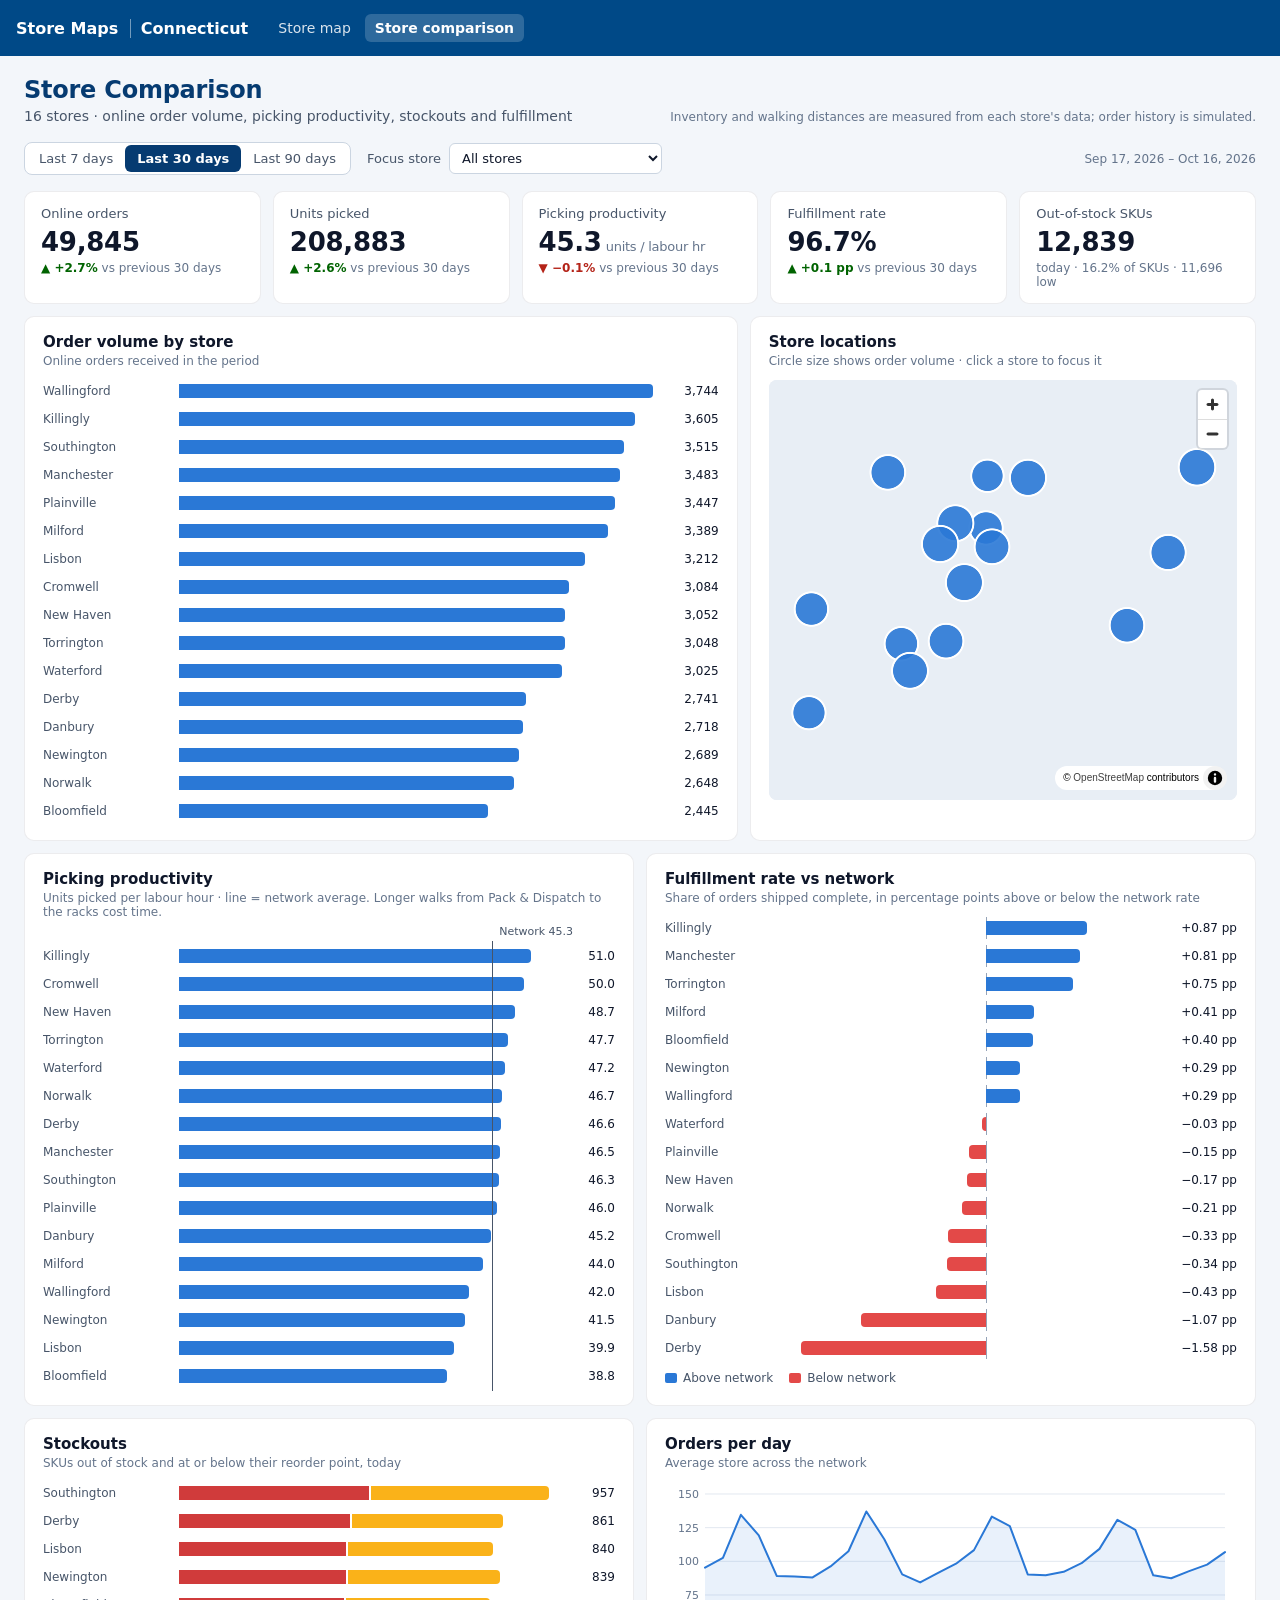
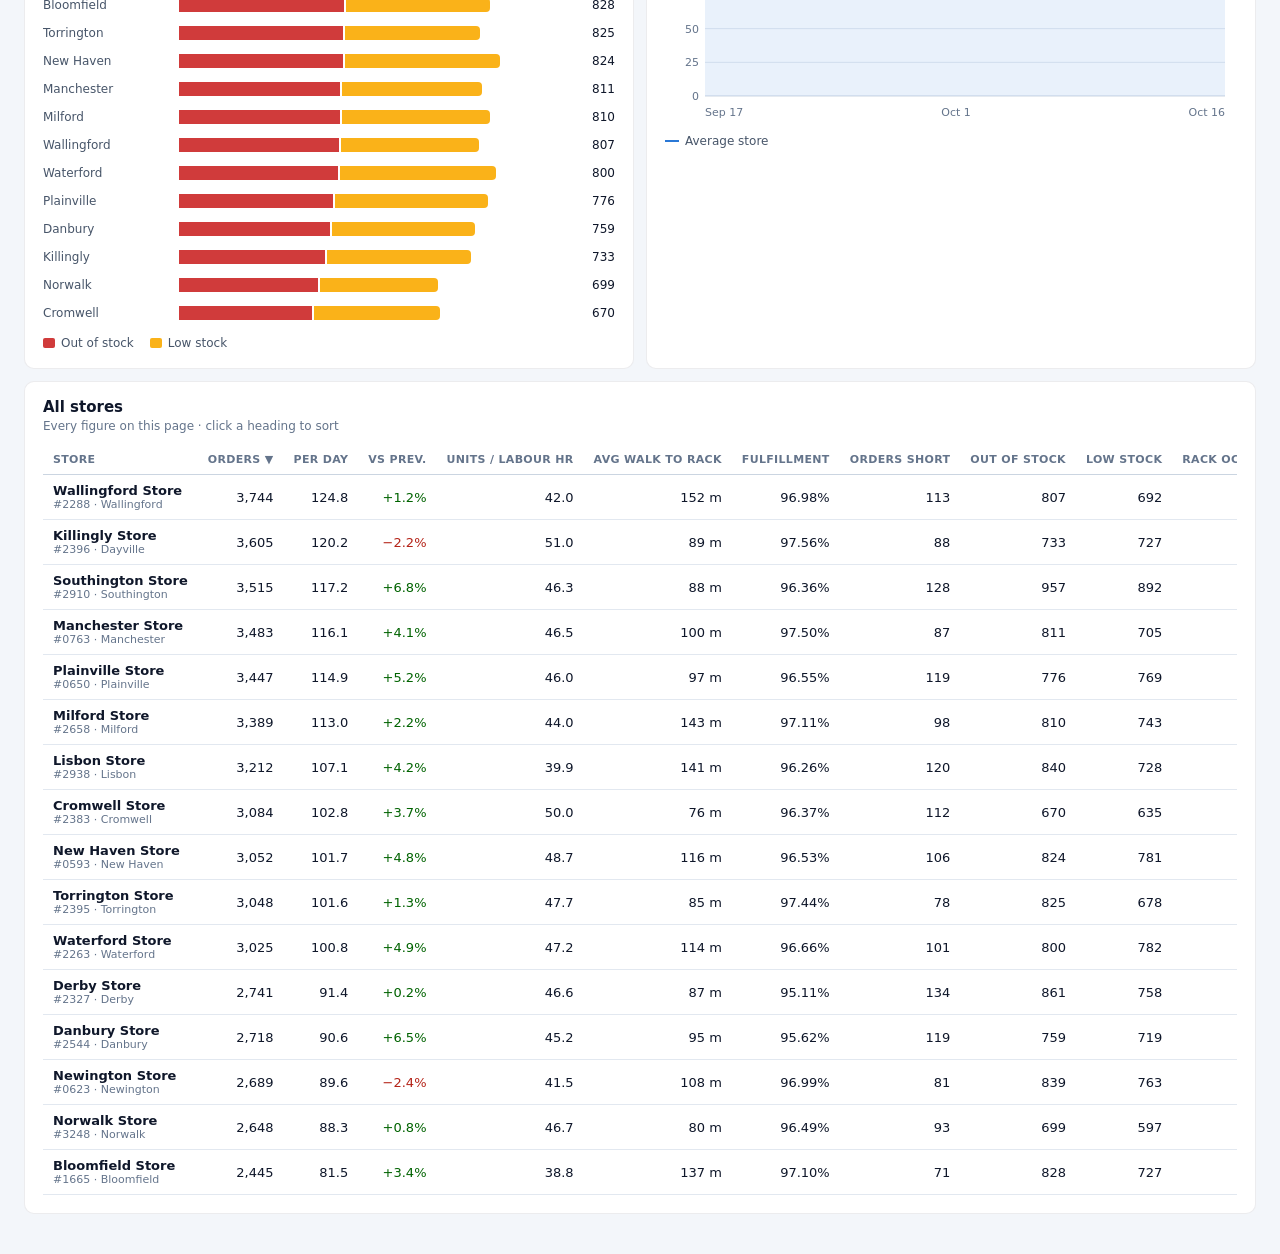
<file: frontend/compare.html>
<!DOCTYPE html>
<html lang="en">
<head>
    <meta charset="UTF-8" />
    <meta name="viewport" content="width=device-width, initial-scale=1.0" />
    <title>Store Comparison · Connecticut</title>
    <link rel="stylesheet" href="vendor/maplibre-gl/maplibre-gl.css" />
    <link rel="stylesheet" href="compare.css?v=compare-2" />
</head>
<body>
    <header id="topbar">
        <div class="brand">Store Maps <span class="brand-region">Connecticut</span></div>
        <nav class="topnav" aria-label="Pages">
            <a href="./">Store map</a>
            <a href="compare.html" aria-current="page">Store comparison</a>
        </nav>
    </header>

    <main class="cmp">
        <div class="cmp-head">
            <div>
                <h1>Store Comparison</h1>
                <p class="cmp-sub" id="cmp-sub">Online order volume, picking productivity, stockouts and fulfillment across stores</p>
            </div>
            <p class="cmp-notice" id="cmp-notice"></p>
        </div>

        <div class="cmp-filters" role="group" aria-label="Filters">
            <div class="cmp-period" role="group" aria-label="Period">
                <button type="button" data-days="7">Last 7 days</button>
                <button type="button" data-days="30">Last 30 days</button>
                <button type="button" data-days="90">Last 90 days</button>
            </div>
            <label class="cmp-focus">Focus store
                <select id="cmp-focus"><option value="">All stores</option></select>
            </label>
            <span class="cmp-range" id="cmp-range"></span>
        </div>

        <p class="cmp-message" id="cmp-message" role="status" hidden></p>

        <section class="cmp-kpis" id="cmp-kpis" aria-label="Network totals"></section>

        <div class="cmp-grid">
            <figure class="cmp-card span-7" id="card-orders">
                <figcaption><h2>Order volume by store</h2><p>Online orders received in the period</p></figcaption>
                <div class="cmp-bars" id="chart-orders"></div>
            </figure>
            <figure class="cmp-card span-5" id="card-map">
                <figcaption><h2>Store locations</h2><p>Circle size shows order volume · click a store to focus it</p></figcaption>
                <div class="cmp-map" id="cmp-map" role="img" aria-label="Map of the stores, sized by order volume"></div>
            </figure>

            <figure class="cmp-card span-6" id="card-productivity">
                <figcaption><h2>Picking productivity</h2><p>Units picked per labour hour · line = network average. Longer walks from Pack &amp; Dispatch to the racks cost time.</p></figcaption>
                <div class="cmp-bars" id="chart-productivity"></div>
            </figure>
            <figure class="cmp-card span-6" id="card-fulfillment">
                <figcaption><h2>Fulfillment rate vs network</h2><p>Share of orders shipped complete, in percentage points above or below the network rate</p></figcaption>
                <div class="cmp-bars diverging" id="chart-fulfillment"></div>
                <div class="cmp-legend"><span><i class="key pos"></i>Above network</span><span><i class="key neg"></i>Below network</span></div>
            </figure>

            <figure class="cmp-card span-6" id="card-stockouts">
                <figcaption><h2>Stockouts</h2><p>SKUs out of stock and at or below their reorder point, today</p></figcaption>
                <div class="cmp-bars" id="chart-stockouts"></div>
                <div class="cmp-legend"><span><i class="key critical"></i>Out of stock</span><span><i class="key warning"></i>Low stock</span></div>
            </figure>
            <figure class="cmp-card span-6" id="card-trend">
                <figcaption><h2>Orders per day</h2><p id="trend-sub">Average store</p></figcaption>
                <div class="cmp-line" id="chart-trend"></div>
                <div class="cmp-legend" id="trend-legend"></div>
            </figure>

            <figure class="cmp-card span-12" id="card-table">
                <figcaption><h2>All stores</h2><p>Every figure on this page · click a heading to sort</p></figcaption>
                <div class="cmp-table-wrap">
                    <table class="cmp-table" id="cmp-table">
                        <thead><tr></tr></thead>
                        <tbody></tbody>
                    </table>
                </div>
            </figure>
        </div>
    </main>

    <div class="cmp-tooltip" id="cmp-tooltip" role="tooltip" hidden></div>

    <script src="vendor/maplibre-gl/maplibre-gl.js"></script>
    <script src="compare.js?v=compare-2"></script>
</body>
</html>
</file>
<file: frontend/vendor/maplibre-gl/maplibre-gl.css>
.maplibregl-map{font:12px/20px Helvetica Neue,Arial,Helvetica,sans-serif;overflow:hidden;position:relative;-webkit-tap-highlight-color:rgb(0 0 0/0)}.maplibregl-canvas{left:0;position:absolute;top:0}.maplibregl-map:fullscreen{height:100%;width:100%}.maplibregl-ctrl-group button.maplibregl-ctrl-compass{touch-action:none}.maplibregl-canvas-container.maplibregl-interactive,.maplibregl-ctrl-group button.maplibregl-ctrl-compass{cursor:grab;-webkit-user-select:none;-moz-user-select:none;user-select:none}.maplibregl-canvas-container.maplibregl-interactive.maplibregl-track-pointer{cursor:pointer}.maplibregl-canvas-container.maplibregl-interactive:active,.maplibregl-ctrl-group button.maplibregl-ctrl-compass:active{cursor:grabbing}.maplibregl-canvas-container.maplibregl-touch-zoom-rotate,.maplibregl-canvas-container.maplibregl-touch-zoom-rotate .maplibregl-canvas{touch-action:pan-x pan-y}.maplibregl-canvas-container.maplibregl-touch-drag-pan,.maplibregl-canvas-container.maplibregl-touch-drag-pan .maplibregl-canvas{touch-action:pinch-zoom}.maplibregl-canvas-container.maplibregl-touch-zoom-rotate.maplibregl-touch-drag-pan,.maplibregl-canvas-container.maplibregl-touch-zoom-rotate.maplibregl-touch-drag-pan .maplibregl-canvas{touch-action:none}.maplibregl-canvas-container.maplibregl-touch-drag-pan.maplibregl-cooperative-gestures,.maplibregl-canvas-container.maplibregl-touch-drag-pan.maplibregl-cooperative-gestures .maplibregl-canvas{touch-action:pan-x pan-y}.maplibregl-ctrl-bottom-left,.maplibregl-ctrl-bottom-right,.maplibregl-ctrl-top-left,.maplibregl-ctrl-top-right{pointer-events:none;position:absolute;z-index:2}.maplibregl-ctrl-top-left{left:0;top:0}.maplibregl-ctrl-top-right{right:0;top:0}.maplibregl-ctrl-bottom-left{bottom:0;left:0}.maplibregl-ctrl-bottom-right{bottom:0;right:0}.maplibregl-ctrl{clear:both;pointer-events:auto;transform:translate(0)}.maplibregl-ctrl-top-left .maplibregl-ctrl{float:left;margin:10px 0 0 10px}.maplibregl-ctrl-top-right .maplibregl-ctrl{float:right;margin:10px 10px 0 0}.maplibregl-ctrl-bottom-left .maplibregl-ctrl{float:left;margin:0 0 10px 10px}.maplibregl-ctrl-bottom-right .maplibregl-ctrl{float:right;margin:0 10px 10px 0}.maplibregl-ctrl-group{background:#fff;border-radius:4px}.maplibregl-ctrl-group:not(:empty){box-shadow:0 0 0 2px rgba(0,0,0,.1)}@media (forced-colors:active){.maplibregl-ctrl-group:not(:empty){box-shadow:0 0 0 2px ButtonText}}.maplibregl-ctrl-group button{background-color:transparent;border:0;box-sizing:border-box;cursor:pointer;display:block;height:29px;outline:none;padding:0;width:29px}.maplibregl-ctrl-group button+button{border-top:1px solid #ddd}.maplibregl-ctrl button .maplibregl-ctrl-icon{background-position:50%;background-repeat:no-repeat;display:block;height:100%;width:100%}@media (forced-colors:active){.maplibregl-ctrl-icon{background-color:transparent}.maplibregl-ctrl-group button+button{border-top:1px solid ButtonText}}.maplibregl-ctrl button::-moz-focus-inner{border:0;padding:0}.maplibregl-ctrl-attrib-button:focus,.maplibregl-ctrl-group button:focus{box-shadow:0 0 2px 2px #0096ff}.maplibregl-ctrl button:disabled{cursor:not-allowed}.maplibregl-ctrl button:disabled .maplibregl-ctrl-icon{opacity:.25}.maplibregl-ctrl button:not(:disabled):hover{background-color:rgb(0 0 0/5%)}.maplibregl-ctrl-group button:focus:focus-visible{box-shadow:0 0 2px 2px #0096ff}.maplibregl-ctrl-group button:focus:not(:focus-visible){box-shadow:none}.maplibregl-ctrl-group button:focus:first-child{border-radius:4px 4px 0 0}.maplibregl-ctrl-group button:focus:last-child{border-radius:0 0 4px 4px}.maplibregl-ctrl-group button:focus:only-child{border-radius:inherit}.maplibregl-ctrl button.maplibregl-ctrl-zoom-out .maplibregl-ctrl-icon{background-image:url("data:image/svg+xml;charset=utf-8,%3Csvg xmlns='http://www.w3.org/2000/svg' width='29' height='29' fill='%23333' viewBox='0 0 29 29'%3E%3Cpath d='M10 13c-.75 0-1.5.75-1.5 1.5S9.25 16 10 16h9c.75 0 1.5-.75 1.5-1.5S19.75 13 19 13z'/%3E%3C/svg%3E")}.maplibregl-ctrl button.maplibregl-ctrl-zoom-in .maplibregl-ctrl-icon{background-image:url("data:image/svg+xml;charset=utf-8,%3Csvg xmlns='http://www.w3.org/2000/svg' width='29' height='29' fill='%23333' viewBox='0 0 29 29'%3E%3Cpath d='M14.5 8.5c-.75 0-1.5.75-1.5 1.5v3h-3c-.75 0-1.5.75-1.5 1.5S9.25 16 10 16h3v3c0 .75.75 1.5 1.5 1.5S16 19.75 16 19v-3h3c.75 0 1.5-.75 1.5-1.5S19.75 13 19 13h-3v-3c0-.75-.75-1.5-1.5-1.5'/%3E%3C/svg%3E")}@media (forced-colors:active){.maplibregl-ctrl button.maplibregl-ctrl-zoom-out .maplibregl-ctrl-icon{background-image:url("data:image/svg+xml;charset=utf-8,%3Csvg xmlns='http://www.w3.org/2000/svg' width='29' height='29' fill='%23fff' viewBox='0 0 29 29'%3E%3Cpath d='M10 13c-.75 0-1.5.75-1.5 1.5S9.25 16 10 16h9c.75 0 1.5-.75 1.5-1.5S19.75 13 19 13z'/%3E%3C/svg%3E")}.maplibregl-ctrl button.maplibregl-ctrl-zoom-in .maplibregl-ctrl-icon{background-image:url("data:image/svg+xml;charset=utf-8,%3Csvg xmlns='http://www.w3.org/2000/svg' width='29' height='29' fill='%23fff' viewBox='0 0 29 29'%3E%3Cpath d='M14.5 8.5c-.75 0-1.5.75-1.5 1.5v3h-3c-.75 0-1.5.75-1.5 1.5S9.25 16 10 16h3v3c0 .75.75 1.5 1.5 1.5S16 19.75 16 19v-3h3c.75 0 1.5-.75 1.5-1.5S19.75 13 19 13h-3v-3c0-.75-.75-1.5-1.5-1.5'/%3E%3C/svg%3E")}}@media (forced-colors:active) and (prefers-color-scheme:light){.maplibregl-ctrl button.maplibregl-ctrl-zoom-out .maplibregl-ctrl-icon{background-image:url("data:image/svg+xml;charset=utf-8,%3Csvg xmlns='http://www.w3.org/2000/svg' width='29' height='29' viewBox='0 0 29 29'%3E%3Cpath d='M10 13c-.75 0-1.5.75-1.5 1.5S9.25 16 10 16h9c.75 0 1.5-.75 1.5-1.5S19.75 13 19 13z'/%3E%3C/svg%3E")}.maplibregl-ctrl button.maplibregl-ctrl-zoom-in .maplibregl-ctrl-icon{background-image:url("data:image/svg+xml;charset=utf-8,%3Csvg xmlns='http://www.w3.org/2000/svg' width='29' height='29' viewBox='0 0 29 29'%3E%3Cpath d='M14.5 8.5c-.75 0-1.5.75-1.5 1.5v3h-3c-.75 0-1.5.75-1.5 1.5S9.25 16 10 16h3v3c0 .75.75 1.5 1.5 1.5S16 19.75 16 19v-3h3c.75 0 1.5-.75 1.5-1.5S19.75 13 19 13h-3v-3c0-.75-.75-1.5-1.5-1.5'/%3E%3C/svg%3E")}}.maplibregl-ctrl button.maplibregl-ctrl-fullscreen .maplibregl-ctrl-icon{background-image:url("data:image/svg+xml;charset=utf-8,%3Csvg xmlns='http://www.w3.org/2000/svg' width='29' height='29' fill='%23333' viewBox='0 0 29 29'%3E%3Cpath d='M24 16v5.5c0 1.75-.75 2.5-2.5 2.5H16v-1l3-1.5-4-5.5 1-1 5.5 4 1.5-3zM6 16l1.5 3 5.5-4 1 1-4 5.5 3 1.5v1H7.5C5.75 24 5 23.25 5 21.5V16zm7-11v1l-3 1.5 4 5.5-1 1-5.5-4L6 13H5V7.5C5 5.75 5.75 5 7.5 5zm11 2.5c0-1.75-.75-2.5-2.5-2.5H16v1l3 1.5-4 5.5 1 1 5.5-4 1.5 3h1z'/%3E%3C/svg%3E")}.maplibregl-ctrl button.maplibregl-ctrl-shrink .maplibregl-ctrl-icon{background-image:url("data:image/svg+xml;charset=utf-8,%3Csvg xmlns='http://www.w3.org/2000/svg' width='29' height='29' viewBox='0 0 29 29'%3E%3Cpath d='M18.5 16c-1.75 0-2.5.75-2.5 2.5V24h1l1.5-3 5.5 4 1-1-4-5.5 3-1.5v-1zM13 18.5c0-1.75-.75-2.5-2.5-2.5H5v1l3 1.5L4 24l1 1 5.5-4 1.5 3h1zm3-8c0 1.75.75 2.5 2.5 2.5H24v-1l-3-1.5L25 5l-1-1-5.5 4L17 5h-1zM10.5 13c1.75 0 2.5-.75 2.5-2.5V5h-1l-1.5 3L5 4 4 5l4 5.5L5 12v1z'/%3E%3C/svg%3E")}@media (forced-colors:active){.maplibregl-ctrl button.maplibregl-ctrl-fullscreen .maplibregl-ctrl-icon{background-image:url("data:image/svg+xml;charset=utf-8,%3Csvg xmlns='http://www.w3.org/2000/svg' width='29' height='29' fill='%23fff' viewBox='0 0 29 29'%3E%3Cpath d='M24 16v5.5c0 1.75-.75 2.5-2.5 2.5H16v-1l3-1.5-4-5.5 1-1 5.5 4 1.5-3zM6 16l1.5 3 5.5-4 1 1-4 5.5 3 1.5v1H7.5C5.75 24 5 23.25 5 21.5V16zm7-11v1l-3 1.5 4 5.5-1 1-5.5-4L6 13H5V7.5C5 5.75 5.75 5 7.5 5zm11 2.5c0-1.75-.75-2.5-2.5-2.5H16v1l3 1.5-4 5.5 1 1 5.5-4 1.5 3h1z'/%3E%3C/svg%3E")}.maplibregl-ctrl button.maplibregl-ctrl-shrink .maplibregl-ctrl-icon{background-image:url("data:image/svg+xml;charset=utf-8,%3Csvg xmlns='http://www.w3.org/2000/svg' width='29' height='29' fill='%23fff' viewBox='0 0 29 29'%3E%3Cpath d='M18.5 16c-1.75 0-2.5.75-2.5 2.5V24h1l1.5-3 5.5 4 1-1-4-5.5 3-1.5v-1zM13 18.5c0-1.75-.75-2.5-2.5-2.5H5v1l3 1.5L4 24l1 1 5.5-4 1.5 3h1zm3-8c0 1.75.75 2.5 2.5 2.5H24v-1l-3-1.5L25 5l-1-1-5.5 4L17 5h-1zM10.5 13c1.75 0 2.5-.75 2.5-2.5V5h-1l-1.5 3L5 4 4 5l4 5.5L5 12v1z'/%3E%3C/svg%3E")}}@media (forced-colors:active) and (prefers-color-scheme:light){.maplibregl-ctrl button.maplibregl-ctrl-fullscreen .maplibregl-ctrl-icon{background-image:url("data:image/svg+xml;charset=utf-8,%3Csvg xmlns='http://www.w3.org/2000/svg' width='29' height='29' viewBox='0 0 29 29'%3E%3Cpath d='M24 16v5.5c0 1.75-.75 2.5-2.5 2.5H16v-1l3-1.5-4-5.5 1-1 5.5 4 1.5-3zM6 16l1.5 3 5.5-4 1 1-4 5.5 3 1.5v1H7.5C5.75 24 5 23.25 5 21.5V16zm7-11v1l-3 1.5 4 5.5-1 1-5.5-4L6 13H5V7.5C5 5.75 5.75 5 7.5 5zm11 2.5c0-1.75-.75-2.5-2.5-2.5H16v1l3 1.5-4 5.5 1 1 5.5-4 1.5 3h1z'/%3E%3C/svg%3E")}.maplibregl-ctrl button.maplibregl-ctrl-shrink .maplibregl-ctrl-icon{background-image:url("data:image/svg+xml;charset=utf-8,%3Csvg xmlns='http://www.w3.org/2000/svg' width='29' height='29' viewBox='0 0 29 29'%3E%3Cpath d='M18.5 16c-1.75 0-2.5.75-2.5 2.5V24h1l1.5-3 5.5 4 1-1-4-5.5 3-1.5v-1zM13 18.5c0-1.75-.75-2.5-2.5-2.5H5v1l3 1.5L4 24l1 1 5.5-4 1.5 3h1zm3-8c0 1.75.75 2.5 2.5 2.5H24v-1l-3-1.5L25 5l-1-1-5.5 4L17 5h-1zM10.5 13c1.75 0 2.5-.75 2.5-2.5V5h-1l-1.5 3L5 4 4 5l4 5.5L5 12v1z'/%3E%3C/svg%3E")}}.maplibregl-ctrl button.maplibregl-ctrl-compass .maplibregl-ctrl-icon{background-image:url("data:image/svg+xml;charset=utf-8,%3Csvg xmlns='http://www.w3.org/2000/svg' width='29' height='29' fill='%23333' viewBox='0 0 29 29'%3E%3Cpath d='m10.5 14 4-8 4 8z'/%3E%3Cpath fill='%23ccc' d='m10.5 16 4 8 4-8z'/%3E%3C/svg%3E")}@media (forced-colors:active){.maplibregl-ctrl button.maplibregl-ctrl-compass .maplibregl-ctrl-icon{background-image:url("data:image/svg+xml;charset=utf-8,%3Csvg xmlns='http://www.w3.org/2000/svg' width='29' height='29' fill='%23fff' viewBox='0 0 29 29'%3E%3Cpath d='m10.5 14 4-8 4 8z'/%3E%3Cpath fill='%23ccc' d='m10.5 16 4 8 4-8z'/%3E%3C/svg%3E")}}@media (forced-colors:active) and (prefers-color-scheme:light){.maplibregl-ctrl button.maplibregl-ctrl-compass .maplibregl-ctrl-icon{background-image:url("data:image/svg+xml;charset=utf-8,%3Csvg xmlns='http://www.w3.org/2000/svg' width='29' height='29' viewBox='0 0 29 29'%3E%3Cpath d='m10.5 14 4-8 4 8z'/%3E%3Cpath fill='%23ccc' d='m10.5 16 4 8 4-8z'/%3E%3C/svg%3E")}}.maplibregl-ctrl button.maplibregl-ctrl-terrain .maplibregl-ctrl-icon{background-image:url("data:image/svg+xml;charset=utf-8,%3Csvg xmlns='http://www.w3.org/2000/svg' width='22' height='22' fill='%23333' viewBox='0 0 22 22'%3E%3Cpath d='m1.754 13.406 4.453-4.851 3.09 3.09 3.281 3.277.969-.969-3.309-3.312 3.844-4.121 6.148 6.886h1.082v-.855l-7.207-8.07-4.84 5.187L6.169 6.57l-5.48 5.965v.871ZM.688 16.844h20.625v1.375H.688Zm0 0'/%3E%3C/svg%3E")}.maplibregl-ctrl button.maplibregl-ctrl-terrain-enabled .maplibregl-ctrl-icon{background-image:url("data:image/svg+xml;charset=utf-8,%3Csvg xmlns='http://www.w3.org/2000/svg' width='22' height='22' fill='%2333b5e5' viewBox='0 0 22 22'%3E%3Cpath d='m1.754 13.406 4.453-4.851 3.09 3.09 3.281 3.277.969-.969-3.309-3.312 3.844-4.121 6.148 6.886h1.082v-.855l-7.207-8.07-4.84 5.187L6.169 6.57l-5.48 5.965v.871ZM.688 16.844h20.625v1.375H.688Zm0 0'/%3E%3C/svg%3E")}.maplibregl-ctrl button.maplibregl-ctrl-geolocate .maplibregl-ctrl-icon{background-image:url("data:image/svg+xml;charset=utf-8,%3Csvg xmlns='http://www.w3.org/2000/svg' width='29' height='29' fill='%23333' viewBox='0 0 20 20'%3E%3Cpath d='M10 4C9 4 9 5 9 5v.1A5 5 0 0 0 5.1 9H5s-1 0-1 1 1 1 1 1h.1A5 5 0 0 0 9 14.9v.1s0 1 1 1 1-1 1-1v-.1a5 5 0 0 0 3.9-3.9h.1s1 0 1-1-1-1-1-1h-.1A5 5 0 0 0 11 5.1V5s0-1-1-1m0 2.5a3.5 3.5 0 1 1 0 7 3.5 3.5 0 1 1 0-7'/%3E%3Ccircle cx='10' cy='10' r='2'/%3E%3C/svg%3E")}.maplibregl-ctrl button.maplibregl-ctrl-geolocate:disabled .maplibregl-ctrl-icon{background-image:url("data:image/svg+xml;charset=utf-8,%3Csvg xmlns='http://www.w3.org/2000/svg' width='29' height='29' fill='%23aaa' viewBox='0 0 20 20'%3E%3Cpath d='M10 4C9 4 9 5 9 5v.1A5 5 0 0 0 5.1 9H5s-1 0-1 1 1 1 1 1h.1A5 5 0 0 0 9 14.9v.1s0 1 1 1 1-1 1-1v-.1a5 5 0 0 0 3.9-3.9h.1s1 0 1-1-1-1-1-1h-.1A5 5 0 0 0 11 5.1V5s0-1-1-1m0 2.5a3.5 3.5 0 1 1 0 7 3.5 3.5 0 1 1 0-7'/%3E%3Ccircle cx='10' cy='10' r='2'/%3E%3Cpath fill='red' d='m14 5 1 1-9 9-1-1z'/%3E%3C/svg%3E")}.maplibregl-ctrl button.maplibregl-ctrl-geolocate.maplibregl-ctrl-geolocate-active .maplibregl-ctrl-icon{background-image:url("data:image/svg+xml;charset=utf-8,%3Csvg xmlns='http://www.w3.org/2000/svg' width='29' height='29' fill='%2333b5e5' viewBox='0 0 20 20'%3E%3Cpath d='M10 4C9 4 9 5 9 5v.1A5 5 0 0 0 5.1 9H5s-1 0-1 1 1 1 1 1h.1A5 5 0 0 0 9 14.9v.1s0 1 1 1 1-1 1-1v-.1a5 5 0 0 0 3.9-3.9h.1s1 0 1-1-1-1-1-1h-.1A5 5 0 0 0 11 5.1V5s0-1-1-1m0 2.5a3.5 3.5 0 1 1 0 7 3.5 3.5 0 1 1 0-7'/%3E%3Ccircle cx='10' cy='10' r='2'/%3E%3C/svg%3E")}.maplibregl-ctrl button.maplibregl-ctrl-geolocate.maplibregl-ctrl-geolocate-active-error .maplibregl-ctrl-icon{background-image:url("data:image/svg+xml;charset=utf-8,%3Csvg xmlns='http://www.w3.org/2000/svg' width='29' height='29' fill='%23e58978' viewBox='0 0 20 20'%3E%3Cpath d='M10 4C9 4 9 5 9 5v.1A5 5 0 0 0 5.1 9H5s-1 0-1 1 1 1 1 1h.1A5 5 0 0 0 9 14.9v.1s0 1 1 1 1-1 1-1v-.1a5 5 0 0 0 3.9-3.9h.1s1 0 1-1-1-1-1-1h-.1A5 5 0 0 0 11 5.1V5s0-1-1-1m0 2.5a3.5 3.5 0 1 1 0 7 3.5 3.5 0 1 1 0-7'/%3E%3Ccircle cx='10' cy='10' r='2'/%3E%3C/svg%3E")}.maplibregl-ctrl button.maplibregl-ctrl-geolocate.maplibregl-ctrl-geolocate-background .maplibregl-ctrl-icon{background-image:url("data:image/svg+xml;charset=utf-8,%3Csvg xmlns='http://www.w3.org/2000/svg' width='29' height='29' fill='%2333b5e5' viewBox='0 0 20 20'%3E%3Cpath d='M10 4C9 4 9 5 9 5v.1A5 5 0 0 0 5.1 9H5s-1 0-1 1 1 1 1 1h.1A5 5 0 0 0 9 14.9v.1s0 1 1 1 1-1 1-1v-.1a5 5 0 0 0 3.9-3.9h.1s1 0 1-1-1-1-1-1h-.1A5 5 0 0 0 11 5.1V5s0-1-1-1m0 2.5a3.5 3.5 0 1 1 0 7 3.5 3.5 0 1 1 0-7'/%3E%3C/svg%3E")}.maplibregl-ctrl button.maplibregl-ctrl-geolocate.maplibregl-ctrl-geolocate-background-error .maplibregl-ctrl-icon{background-image:url("data:image/svg+xml;charset=utf-8,%3Csvg xmlns='http://www.w3.org/2000/svg' width='29' height='29' fill='%23e54e33' viewBox='0 0 20 20'%3E%3Cpath d='M10 4C9 4 9 5 9 5v.1A5 5 0 0 0 5.1 9H5s-1 0-1 1 1 1 1 1h.1A5 5 0 0 0 9 14.9v.1s0 1 1 1 1-1 1-1v-.1a5 5 0 0 0 3.9-3.9h.1s1 0 1-1-1-1-1-1h-.1A5 5 0 0 0 11 5.1V5s0-1-1-1m0 2.5a3.5 3.5 0 1 1 0 7 3.5 3.5 0 1 1 0-7'/%3E%3C/svg%3E")}.maplibregl-ctrl button.maplibregl-ctrl-geolocate.maplibregl-ctrl-geolocate-waiting .maplibregl-ctrl-icon{animation:maplibregl-spin 2s linear infinite}@media (forced-colors:active){.maplibregl-ctrl button.maplibregl-ctrl-geolocate .maplibregl-ctrl-icon{background-image:url("data:image/svg+xml;charset=utf-8,%3Csvg xmlns='http://www.w3.org/2000/svg' width='29' height='29' fill='%23fff' viewBox='0 0 20 20'%3E%3Cpath d='M10 4C9 4 9 5 9 5v.1A5 5 0 0 0 5.1 9H5s-1 0-1 1 1 1 1 1h.1A5 5 0 0 0 9 14.9v.1s0 1 1 1 1-1 1-1v-.1a5 5 0 0 0 3.9-3.9h.1s1 0 1-1-1-1-1-1h-.1A5 5 0 0 0 11 5.1V5s0-1-1-1m0 2.5a3.5 3.5 0 1 1 0 7 3.5 3.5 0 1 1 0-7'/%3E%3Ccircle cx='10' cy='10' r='2'/%3E%3C/svg%3E")}.maplibregl-ctrl button.maplibregl-ctrl-geolocate:disabled .maplibregl-ctrl-icon{background-image:url("data:image/svg+xml;charset=utf-8,%3Csvg xmlns='http://www.w3.org/2000/svg' width='29' height='29' fill='%23999' viewBox='0 0 20 20'%3E%3Cpath d='M10 4C9 4 9 5 9 5v.1A5 5 0 0 0 5.1 9H5s-1 0-1 1 1 1 1 1h.1A5 5 0 0 0 9 14.9v.1s0 1 1 1 1-1 1-1v-.1a5 5 0 0 0 3.9-3.9h.1s1 0 1-1-1-1-1-1h-.1A5 5 0 0 0 11 5.1V5s0-1-1-1m0 2.5a3.5 3.5 0 1 1 0 7 3.5 3.5 0 1 1 0-7'/%3E%3Ccircle cx='10' cy='10' r='2'/%3E%3Cpath fill='red' d='m14 5 1 1-9 9-1-1z'/%3E%3C/svg%3E")}.maplibregl-ctrl button.maplibregl-ctrl-geolocate.maplibregl-ctrl-geolocate-active .maplibregl-ctrl-icon{background-image:url("data:image/svg+xml;charset=utf-8,%3Csvg xmlns='http://www.w3.org/2000/svg' width='29' height='29' fill='%2333b5e5' viewBox='0 0 20 20'%3E%3Cpath d='M10 4C9 4 9 5 9 5v.1A5 5 0 0 0 5.1 9H5s-1 0-1 1 1 1 1 1h.1A5 5 0 0 0 9 14.9v.1s0 1 1 1 1-1 1-1v-.1a5 5 0 0 0 3.9-3.9h.1s1 0 1-1-1-1-1-1h-.1A5 5 0 0 0 11 5.1V5s0-1-1-1m0 2.5a3.5 3.5 0 1 1 0 7 3.5 3.5 0 1 1 0-7'/%3E%3Ccircle cx='10' cy='10' r='2'/%3E%3C/svg%3E")}.maplibregl-ctrl button.maplibregl-ctrl-geolocate.maplibregl-ctrl-geolocate-active-error .maplibregl-ctrl-icon{background-image:url("data:image/svg+xml;charset=utf-8,%3Csvg xmlns='http://www.w3.org/2000/svg' width='29' height='29' fill='%23e58978' viewBox='0 0 20 20'%3E%3Cpath d='M10 4C9 4 9 5 9 5v.1A5 5 0 0 0 5.1 9H5s-1 0-1 1 1 1 1 1h.1A5 5 0 0 0 9 14.9v.1s0 1 1 1 1-1 1-1v-.1a5 5 0 0 0 3.9-3.9h.1s1 0 1-1-1-1-1-1h-.1A5 5 0 0 0 11 5.1V5s0-1-1-1m0 2.5a3.5 3.5 0 1 1 0 7 3.5 3.5 0 1 1 0-7'/%3E%3Ccircle cx='10' cy='10' r='2'/%3E%3C/svg%3E")}.maplibregl-ctrl button.maplibregl-ctrl-geolocate.maplibregl-ctrl-geolocate-background .maplibregl-ctrl-icon{background-image:url("data:image/svg+xml;charset=utf-8,%3Csvg xmlns='http://www.w3.org/2000/svg' width='29' height='29' fill='%2333b5e5' viewBox='0 0 20 20'%3E%3Cpath d='M10 4C9 4 9 5 9 5v.1A5 5 0 0 0 5.1 9H5s-1 0-1 1 1 1 1 1h.1A5 5 0 0 0 9 14.9v.1s0 1 1 1 1-1 1-1v-.1a5 5 0 0 0 3.9-3.9h.1s1 0 1-1-1-1-1-1h-.1A5 5 0 0 0 11 5.1V5s0-1-1-1m0 2.5a3.5 3.5 0 1 1 0 7 3.5 3.5 0 1 1 0-7'/%3E%3C/svg%3E")}.maplibregl-ctrl button.maplibregl-ctrl-geolocate.maplibregl-ctrl-geolocate-background-error .maplibregl-ctrl-icon{background-image:url("data:image/svg+xml;charset=utf-8,%3Csvg xmlns='http://www.w3.org/2000/svg' width='29' height='29' fill='%23e54e33' viewBox='0 0 20 20'%3E%3Cpath d='M10 4C9 4 9 5 9 5v.1A5 5 0 0 0 5.1 9H5s-1 0-1 1 1 1 1 1h.1A5 5 0 0 0 9 14.9v.1s0 1 1 1 1-1 1-1v-.1a5 5 0 0 0 3.9-3.9h.1s1 0 1-1-1-1-1-1h-.1A5 5 0 0 0 11 5.1V5s0-1-1-1m0 2.5a3.5 3.5 0 1 1 0 7 3.5 3.5 0 1 1 0-7'/%3E%3C/svg%3E")}}@media (forced-colors:active) and (prefers-color-scheme:light){.maplibregl-ctrl button.maplibregl-ctrl-geolocate .maplibregl-ctrl-icon{background-image:url("data:image/svg+xml;charset=utf-8,%3Csvg xmlns='http://www.w3.org/2000/svg' width='29' height='29' viewBox='0 0 20 20'%3E%3Cpath d='M10 4C9 4 9 5 9 5v.1A5 5 0 0 0 5.1 9H5s-1 0-1 1 1 1 1 1h.1A5 5 0 0 0 9 14.9v.1s0 1 1 1 1-1 1-1v-.1a5 5 0 0 0 3.9-3.9h.1s1 0 1-1-1-1-1-1h-.1A5 5 0 0 0 11 5.1V5s0-1-1-1m0 2.5a3.5 3.5 0 1 1 0 7 3.5 3.5 0 1 1 0-7'/%3E%3Ccircle cx='10' cy='10' r='2'/%3E%3C/svg%3E")}.maplibregl-ctrl button.maplibregl-ctrl-geolocate:disabled .maplibregl-ctrl-icon{background-image:url("data:image/svg+xml;charset=utf-8,%3Csvg xmlns='http://www.w3.org/2000/svg' width='29' height='29' fill='%23666' viewBox='0 0 20 20'%3E%3Cpath d='M10 4C9 4 9 5 9 5v.1A5 5 0 0 0 5.1 9H5s-1 0-1 1 1 1 1 1h.1A5 5 0 0 0 9 14.9v.1s0 1 1 1 1-1 1-1v-.1a5 5 0 0 0 3.9-3.9h.1s1 0 1-1-1-1-1-1h-.1A5 5 0 0 0 11 5.1V5s0-1-1-1m0 2.5a3.5 3.5 0 1 1 0 7 3.5 3.5 0 1 1 0-7'/%3E%3Ccircle cx='10' cy='10' r='2'/%3E%3Cpath fill='red' d='m14 5 1 1-9 9-1-1z'/%3E%3C/svg%3E")}}@keyframes maplibregl-spin{0%{transform:rotate(0deg)}to{transform:rotate(1turn)}}a.maplibregl-ctrl-logo{background-image:url("data:image/svg+xml;charset=utf-8,%3Csvg xmlns='http://www.w3.org/2000/svg' width='88' height='23' fill='none'%3E%3Cpath fill='%23000' fill-opacity='.4' fill-rule='evenodd' d='M17.408 16.796h-1.827l2.501-12.095h.198l3.324 6.533.988 2.19.988-2.19 3.258-6.533h.181l2.6 12.095h-1.81l-1.218-5.644-.362-1.71-.658 1.71-2.929 5.644h-.098l-2.914-5.644-.757-1.71-.345 1.71zm1.958-3.42-.726 3.663a1.255 1.255 0 0 1-1.232 1.011h-1.827a1.255 1.255 0 0 1-1.229-1.509l2.501-12.095a1.255 1.255 0 0 1 1.23-1.001h.197a1.25 1.25 0 0 1 1.12.685l3.19 6.273 3.125-6.263a1.25 1.25 0 0 1 1.123-.695h.181a1.255 1.255 0 0 1 1.227.991l1.443 6.71a5 5 0 0 1 .314-.787l.009-.016a4.6 4.6 0 0 1 1.777-1.887c.782-.46 1.668-.667 2.611-.667a4.6 4.6 0 0 1 1.7.32l.306.134c.21-.16.474-.256.759-.256h1.694a1.255 1.255 0 0 1 1.212.925 1.255 1.255 0 0 1 1.212-.925h1.711c.284 0 .545.094.755.252.613-.3 1.312-.45 2.075-.45 1.356 0 2.557.445 3.482 1.4q.47.48.763 1.064V4.701a1.255 1.255 0 0 1 1.255-1.255h1.86A1.255 1.255 0 0 1 54.44 4.7v9.194h2.217c.19 0 .37.043.532.118v-4.77c0-.356.147-.678.385-.906a2.42 2.42 0 0 1-.682-1.71c0-.665.267-1.253.735-1.7a2.45 2.45 0 0 1 1.722-.674 2.43 2.43 0 0 1 1.705.675q.318.302.504.683V4.7a1.255 1.255 0 0 1 1.255-1.255h1.744A1.255 1.255 0 0 1 65.812 4.7v3.335a4.8 4.8 0 0 1 1.526-.246c.938 0 1.817.214 2.59.69a4.47 4.47 0 0 1 1.67 1.743v-.98a1.255 1.255 0 0 1 1.256-1.256h1.777c.233 0 .451.064.639.174a3.4 3.4 0 0 1 1.567-.372c.346 0 .861.02 1.285.232a1.25 1.25 0 0 1 .689 1.004 4.7 4.7 0 0 1 .853-.588c.795-.44 1.675-.647 2.61-.647 1.385 0 2.65.39 3.525 1.396.836.938 1.168 2.173 1.168 3.528q-.001.515-.056 1.051a1.255 1.255 0 0 1-.947 1.09l.408.952a1.255 1.255 0 0 1-.477 1.552c-.418.268-.92.463-1.458.612-.613.171-1.304.244-2.049.244-1.06 0-2.043-.207-2.886-.698l-.015-.008c-.798-.48-1.419-1.135-1.818-1.963l-.004-.008a5.8 5.8 0 0 1-.548-2.512q0-.429.053-.843a1.3 1.3 0 0 1-.333-.086l-.166-.004c-.223 0-.426.062-.643.228-.03.024-.142.139-.142.59v3.883a1.255 1.255 0 0 1-1.256 1.256h-1.777a1.255 1.255 0 0 1-1.256-1.256V15.69l-.032.057a4.8 4.8 0 0 1-1.86 1.833 5.04 5.04 0 0 1-2.484.634 4.5 4.5 0 0 1-1.935-.424 1.25 1.25 0 0 1-.764.258h-1.71a1.255 1.255 0 0 1-1.256-1.255V7.687a2.4 2.4 0 0 1-.428.625c.253.23.412.561.412.93v7.553a1.255 1.255 0 0 1-1.256 1.255h-1.843a1.25 1.25 0 0 1-.894-.373c-.228.23-.544.373-.894.373H51.32a1.255 1.255 0 0 1-1.256-1.255v-1.251l-.061.117a4.7 4.7 0 0 1-1.782 1.884 4.77 4.77 0 0 1-2.485.67 5.6 5.6 0 0 1-1.485-.188l.009 2.764a1.255 1.255 0 0 1-1.255 1.259h-1.729a1.255 1.255 0 0 1-1.255-1.255v-3.537a1.255 1.255 0 0 1-1.167.793h-1.679a1.25 1.25 0 0 1-.77-.263 4.5 4.5 0 0 1-1.945.429c-.885 0-1.724-.21-2.495-.632l-.017-.01a5 5 0 0 1-1.081-.836 1.255 1.255 0 0 1-1.254 1.312h-1.81a1.255 1.255 0 0 1-1.228-.99l-.782-3.625-2.044 3.939a1.25 1.25 0 0 1-1.115.676h-.098a1.25 1.25 0 0 1-1.116-.68l-2.061-3.994zM35.92 16.63l.207-.114.223-.15q.493-.356.735-.785l.061-.118.033 1.332h1.678V9.242h-1.694l-.033 1.267q-.133-.329-.526-.658l-.032-.028a3.2 3.2 0 0 0-.668-.428l-.27-.12a3.3 3.3 0 0 0-1.235-.23q-1.136-.001-1.974.493a3.36 3.36 0 0 0-1.3 1.382q-.445.89-.444 2.074 0 1.2.51 2.107a3.8 3.8 0 0 0 1.382 1.381 3.9 3.9 0 0 0 1.893.477q.795 0 1.455-.33zm-2.789-5.38q-.576.675-.575 1.762 0 1.102.559 1.794.576.675 1.645.675a2.25 2.25 0 0 0 .934-.19 2.2 2.2 0 0 0 .468-.29l.178-.161a2.2 2.2 0 0 0 .397-.561q.244-.5.244-1.15v-.115q0-.708-.296-1.267l-.043-.077a2.2 2.2 0 0 0-.633-.709l-.13-.086-.047-.028a2.1 2.1 0 0 0-1.073-.285q-1.052 0-1.629.692zm2.316 2.706c.163-.17.28-.407.28-.83v-.114c0-.292-.06-.508-.15-.68a.96.96 0 0 0-.353-.389.85.85 0 0 0-.464-.127c-.4 0-.56.114-.664.239l-.01.012c-.148.174-.275.45-.275.945 0 .506.122.801.27.99.097.11.266.224.68.224.303 0 .504-.09.687-.269zm7.545 1.705a2.6 2.6 0 0 0 .331.423q.319.33.755.548l.173.074q.65.255 1.49.255 1.02 0 1.844-.493a3.45 3.45 0 0 0 1.316-1.4q.493-.904.493-2.089 0-1.909-.988-2.913-.988-1.02-2.584-1.02-.898 0-1.575.347a3 3 0 0 0-.415.262l-.199.166a3.4 3.4 0 0 0-.64.82V9.242h-1.712v11.553h1.729l-.017-5.134zm.53-1.138q.206.29.48.5l.155.11.053.034q.51.296 1.119.297 1.07 0 1.645-.675.577-.69.576-1.762 0-1.119-.576-1.777-.558-.675-1.645-.675-.435 0-.835.16a2 2 0 0 0-.284.136 2 2 0 0 0-.363.254 2.2 2.2 0 0 0-.46.569l-.082.162a2.6 2.6 0 0 0-.213 1.072v.115q0 .707.296 1.267l.135.211zm.964-.818a1.1 1.1 0 0 0 .367.385.94.94 0 0 0 .476.118c.423 0 .59-.117.687-.23.159-.194.28-.478.28-.95 0-.53-.133-.8-.266-.952l-.021-.025c-.078-.094-.231-.221-.68-.221a1 1 0 0 0-.503.135l-.012.007a.86.86 0 0 0-.335.343c-.073.133-.132.324-.132.614v.115a1.4 1.4 0 0 0 .14.66zm15.7-6.222q.347-.346.346-.856a1.05 1.05 0 0 0-.345-.79 1.18 1.18 0 0 0-.84-.329q-.51 0-.855.33a1.05 1.05 0 0 0-.346.79q0 .51.346.855.345.346.856.346.51 0 .839-.346zm4.337 9.314.033-1.332q.191.403.59.747l.098.081a4 4 0 0 0 .316.224l.223.122a3.2 3.2 0 0 0 1.44.322 3.8 3.8 0 0 0 1.875-.477 3.5 3.5 0 0 0 1.382-1.366q.527-.89.526-2.09 0-1.184-.444-2.073a3.24 3.24 0 0 0-1.283-1.399q-.823-.51-1.942-.51a3.5 3.5 0 0 0-1.527.344l-.086.043-.165.09a3 3 0 0 0-.33.214q-.432.315-.656.707a2 2 0 0 0-.099.198l.082-1.283V4.701h-1.744v12.095zm.473-2.509a2.5 2.5 0 0 0 .566.7q.117.098.245.18l.144.08a2.1 2.1 0 0 0 .975.232q1.07 0 1.645-.675.576-.69.576-1.778 0-1.102-.576-1.777-.56-.691-1.645-.692a2.2 2.2 0 0 0-1.015.235q-.22.113-.415.282l-.15.142a2.1 2.1 0 0 0-.42.594q-.223.479-.223 1.1v.115q0 .705.293 1.26zm2.616-.293c.157-.191.28-.479.28-.967 0-.51-.13-.79-.276-.961l-.021-.026c-.082-.1-.232-.225-.67-.225a.87.87 0 0 0-.681.279l-.012.011c-.154.155-.274.38-.274.807v.115c0 .285.057.499.144.669a1.1 1.1 0 0 0 .367.405c.137.082.28.123.455.123.423 0 .59-.118.686-.23zm8.266-3.013q.345-.13.724-.14l.069-.002q.493 0 .642.099l.247-1.794q-.196-.099-.717-.099a2.3 2.3 0 0 0-.545.063 2 2 0 0 0-.411.148 2.2 2.2 0 0 0-.4.249 2.5 2.5 0 0 0-.485.499 2.7 2.7 0 0 0-.32.581l-.05.137v-1.48h-1.778v7.553h1.777v-3.884q0-.546.159-.943a1.5 1.5 0 0 1 .466-.636 2.5 2.5 0 0 1 .399-.253 2 2 0 0 1 .224-.099zm9.784 2.656.05-.922q0-1.743-.856-2.698-.838-.97-2.584-.97-1.119-.001-2.007.493a3.46 3.46 0 0 0-1.4 1.382q-.493.906-.493 2.106 0 1.07.428 1.975.428.89 1.332 1.432.906.526 2.255.526.973 0 1.668-.185l.044-.012.135-.04q.613-.184.984-.421l-.542-1.267q-.3.162-.642.274l-.297.087q-.51.131-1.3.131-.954 0-1.497-.444a1.6 1.6 0 0 1-.192-.193q-.366-.44-.512-1.234l-.004-.021zm-5.427-1.256-.003.022h3.752v-.138q-.011-.727-.288-1.118a1 1 0 0 0-.156-.176q-.46-.428-1.316-.428-.986 0-1.494.604-.379.45-.494 1.234zm-27.053 2.77V4.7h-1.86v12.095h5.333V15.15zm7.103-5.908v7.553h-1.843V9.242h1.843z'/%3E%3Cpath fill='%23fff' d='m19.63 11.151-.757-1.71-.345 1.71-1.12 5.644h-1.827L18.083 4.7h.197l3.325 6.533.988 2.19.988-2.19L26.839 4.7h.181l2.6 12.095h-1.81l-1.218-5.644-.362-1.71-.658 1.71-2.93 5.644h-.098l-2.913-5.644zm14.836 5.81q-1.02 0-1.893-.478a3.8 3.8 0 0 1-1.381-1.382q-.51-.906-.51-2.106 0-1.185.444-2.074a3.36 3.36 0 0 1 1.3-1.382q.839-.494 1.974-.494a3.3 3.3 0 0 1 1.234.231 3.3 3.3 0 0 1 .97.575q.396.33.527.659l.033-1.267h1.694v7.553H37.18l-.033-1.332q-.279.593-1.02 1.053a3.17 3.17 0 0 1-1.662.444zm.296-1.482q.938 0 1.58-.642.642-.66.642-1.711v-.115q0-.708-.296-1.267a2.2 2.2 0 0 0-.807-.872 2.1 2.1 0 0 0-1.119-.313q-1.053 0-1.629.692-.575.675-.575 1.76 0 1.103.559 1.795.577.675 1.645.675zm6.521-6.237h1.711v1.4q.906-1.597 2.83-1.597 1.596 0 2.584 1.02.988 1.005.988 2.914 0 1.185-.493 2.09a3.46 3.46 0 0 1-1.316 1.399 3.5 3.5 0 0 1-1.844.493q-.954 0-1.662-.329a2.67 2.67 0 0 1-1.086-.97l.017 5.134h-1.728zm4.048 6.22q1.07 0 1.645-.674.577-.69.576-1.762 0-1.119-.576-1.777-.558-.675-1.645-.675-.592 0-1.12.296-.51.28-.822.823-.296.527-.296 1.234v.115q0 .708.296 1.267.313.543.823.855.51.296 1.119.297z'/%3E%3Cpath fill='%23e1e3e9' d='M51.325 4.7h1.86v10.45h3.473v1.646h-5.333zm7.12 4.542h1.843v7.553h-1.843zm.905-1.415a1.16 1.16 0 0 1-.856-.346 1.17 1.17 0 0 1-.346-.856 1.05 1.05 0 0 1 .346-.79q.346-.329.856-.329.494 0 .839.33a1.05 1.05 0 0 1 .345.79 1.16 1.16 0 0 1-.345.855q-.33.346-.84.346zm7.875 9.133a3.17 3.17 0 0 1-1.662-.444q-.723-.46-1.004-1.053l-.033 1.332h-1.71V4.701h1.743v4.657l-.082 1.283q.279-.658 1.086-1.119a3.5 3.5 0 0 1 1.778-.477q1.119 0 1.942.51a3.24 3.24 0 0 1 1.283 1.4q.445.888.444 2.072 0 1.201-.526 2.09a3.5 3.5 0 0 1-1.382 1.366 3.8 3.8 0 0 1-1.876.477zm-.296-1.481q1.069 0 1.645-.675.577-.69.577-1.778 0-1.102-.577-1.776-.56-.691-1.645-.692a2.12 2.12 0 0 0-1.58.659q-.642.641-.642 1.694v.115q0 .71.296 1.267a2.4 2.4 0 0 0 .807.872 2.1 2.1 0 0 0 1.119.313zm5.927-6.237h1.777v1.481q.263-.757.856-1.217a2.14 2.14 0 0 1 1.349-.46q.527 0 .724.098l-.247 1.794q-.149-.099-.642-.099-.774 0-1.416.494-.626.493-.626 1.58v3.883h-1.777V9.242zm9.534 7.718q-1.35 0-2.255-.526-.904-.543-1.332-1.432a4.6 4.6 0 0 1-.428-1.975q0-1.2.493-2.106a3.46 3.46 0 0 1 1.4-1.382q.889-.495 2.007-.494 1.744 0 2.584.97.855.956.856 2.7 0 .444-.05.92h-5.43q.18 1.005.708 1.45.542.443 1.497.443.79 0 1.3-.131a4 4 0 0 0 .938-.362l.542 1.267q-.411.263-1.119.46-.708.198-1.711.197zm1.596-4.558q.016-1.02-.444-1.432-.46-.428-1.316-.428-1.728 0-1.991 1.86z'/%3E%3Cpath d='M5.074 15.948a.484.657 0 0 0-.486.659v1.84a.484.657 0 0 0 .486.659h4.101a.484.657 0 0 0 .486-.659v-1.84a.484.657 0 0 0-.486-.659zm3.56 1.16H5.617v.838h3.017z' style='fill:%23fff;fill-rule:evenodd;stroke-width:1.03600001'/%3E%3Cg style='stroke-width:1.12603545'%3E%3Cpath d='M-9.408-1.416c-3.833-.025-7.056 2.912-7.08 6.615-.02 3.08 1.653 4.832 3.107 6.268.903.892 1.721 1.74 2.32 2.902l-.525-.004c-.543-.003-.992.304-1.24.639a1.87 1.87 0 0 0-.362 1.121l-.011 1.877c-.003.402.104.787.347 1.125.244.338.688.653 1.23.656l4.142.028c.542.003.99-.306 1.238-.641a1.87 1.87 0 0 0 .363-1.121l.012-1.875a1.87 1.87 0 0 0-.348-1.127c-.243-.338-.688-.653-1.23-.656l-.518-.004c.597-1.145 1.425-1.983 2.348-2.87 1.473-1.414 3.18-3.149 3.2-6.226-.016-3.59-2.923-6.684-6.993-6.707m-.006 1.1v.002c3.274.02 5.92 2.532 5.9 5.6-.017 2.706-1.39 4.026-2.863 5.44-1.034.994-2.118 2.033-2.814 3.633-.018.041-.052.055-.075.065q-.013.004-.02.01a.34.34 0 0 1-.226.084.34.34 0 0 1-.224-.086l-.092-.077c-.699-1.615-1.768-2.669-2.781-3.67-1.454-1.435-2.797-2.762-2.78-5.478.02-3.067 2.7-5.545 5.975-5.523m-.02 2.826c-1.62-.01-2.944 1.315-2.955 2.96-.01 1.646 1.295 2.988 2.916 2.999h.002c1.621.01 2.943-1.316 2.953-2.961.011-1.646-1.294-2.988-2.916-2.998m-.005 1.1c1.017.006 1.829.83 1.822 1.89s-.83 1.874-1.848 1.867c-1.018-.006-1.829-.83-1.822-1.89s.83-1.874 1.848-1.868m-2.155 11.857 4.14.025c.271.002.49.305.487.676l-.013 1.875c-.003.37-.224.67-.495.668l-4.14-.025c-.27-.002-.487-.306-.485-.676l.012-1.875c.003-.37.224-.67.494-.668' style='color:%23000;font-style:normal;font-variant:normal;font-weight:400;font-stretch:normal;font-size:medium;line-height:normal;font-family:sans-serif;font-variant-ligatures:normal;font-variant-position:normal;font-variant-caps:normal;font-variant-numeric:normal;font-variant-alternates:normal;font-feature-settings:normal;text-indent:0;text-align:start;text-decoration:none;text-decoration-line:none;text-decoration-style:solid;text-decoration-color:%23000;letter-spacing:normal;word-spacing:normal;text-transform:none;writing-mode:lr-tb;direction:ltr;text-orientation:mixed;dominant-baseline:auto;baseline-shift:baseline;text-anchor:start;white-space:normal;shape-padding:0;clip-rule:evenodd;display:inline;overflow:visible;visibility:visible;opacity:1;isolation:auto;mix-blend-mode:normal;color-interpolation:sRGB;color-interpolation-filters:linearRGB;solid-color:%23000;solid-opacity:1;vector-effect:none;fill:%23000;fill-opacity:.4;fill-rule:evenodd;stroke:none;stroke-width:2.47727823;stroke-linecap:butt;stroke-linejoin:miter;stroke-miterlimit:4;stroke-dasharray:none;stroke-dashoffset:0;stroke-opacity:1;color-rendering:auto;image-rendering:auto;shape-rendering:auto;text-rendering:auto' transform='translate(15.553 2.85)scale(.88807)'/%3E%3Cpath d='M-9.415-.316C-12.69-.338-15.37 2.14-15.39 5.207c-.017 2.716 1.326 4.041 2.78 5.477 1.013 1 2.081 2.055 2.78 3.67l.092.076a.34.34 0 0 0 .225.086.34.34 0 0 0 .227-.083l.019-.01c.022-.009.057-.024.074-.064.697-1.6 1.78-2.64 2.814-3.634 1.473-1.414 2.847-2.733 2.864-5.44.02-3.067-2.627-5.58-5.901-5.601m-.057 8.784c1.621.011 2.944-1.315 2.955-2.96.01-1.646-1.295-2.988-2.916-2.999-1.622-.01-2.945 1.315-2.955 2.96s1.295 2.989 2.916 3' style='clip-rule:evenodd;fill:%23e1e3e9;fill-opacity:1;fill-rule:evenodd;stroke:none;stroke-width:2.47727823;stroke-miterlimit:4;stroke-dasharray:none;stroke-opacity:.4' transform='translate(15.553 2.85)scale(.88807)'/%3E%3Cpath d='M-11.594 15.465c-.27-.002-.492.297-.494.668l-.012 1.876c-.003.371.214.673.485.675l4.14.027c.271.002.492-.298.495-.668l.012-1.877c.003-.37-.215-.672-.485-.674z' style='clip-rule:evenodd;fill:%23fff;fill-opacity:1;fill-rule:evenodd;stroke:none;stroke-width:2.47727823;stroke-miterlimit:4;stroke-dasharray:none;stroke-opacity:.4' transform='translate(15.553 2.85)scale(.88807)'/%3E%3C/g%3E%3C/svg%3E");background-repeat:no-repeat;cursor:pointer;display:block;height:23px;margin:0 0 -4px -4px;overflow:hidden;width:88px}a.maplibregl-ctrl-logo.maplibregl-compact{width:14px}@media (forced-colors:active){a.maplibregl-ctrl-logo{background-color:transparent;background-image:url("data:image/svg+xml;charset=utf-8,%3Csvg xmlns='http://www.w3.org/2000/svg' width='88' height='23' fill='none'%3E%3Cpath fill='%23000' fill-opacity='.4' fill-rule='evenodd' d='M17.408 16.796h-1.827l2.501-12.095h.198l3.324 6.533.988 2.19.988-2.19 3.258-6.533h.181l2.6 12.095h-1.81l-1.218-5.644-.362-1.71-.658 1.71-2.929 5.644h-.098l-2.914-5.644-.757-1.71-.345 1.71zm1.958-3.42-.726 3.663a1.255 1.255 0 0 1-1.232 1.011h-1.827a1.255 1.255 0 0 1-1.229-1.509l2.501-12.095a1.255 1.255 0 0 1 1.23-1.001h.197a1.25 1.25 0 0 1 1.12.685l3.19 6.273 3.125-6.263a1.25 1.25 0 0 1 1.123-.695h.181a1.255 1.255 0 0 1 1.227.991l1.443 6.71a5 5 0 0 1 .314-.787l.009-.016a4.6 4.6 0 0 1 1.777-1.887c.782-.46 1.668-.667 2.611-.667a4.6 4.6 0 0 1 1.7.32l.306.134c.21-.16.474-.256.759-.256h1.694a1.255 1.255 0 0 1 1.212.925 1.255 1.255 0 0 1 1.212-.925h1.711c.284 0 .545.094.755.252.613-.3 1.312-.45 2.075-.45 1.356 0 2.557.445 3.482 1.4q.47.48.763 1.064V4.701a1.255 1.255 0 0 1 1.255-1.255h1.86A1.255 1.255 0 0 1 54.44 4.7v9.194h2.217c.19 0 .37.043.532.118v-4.77c0-.356.147-.678.385-.906a2.42 2.42 0 0 1-.682-1.71c0-.665.267-1.253.735-1.7a2.45 2.45 0 0 1 1.722-.674 2.43 2.43 0 0 1 1.705.675q.318.302.504.683V4.7a1.255 1.255 0 0 1 1.255-1.255h1.744A1.255 1.255 0 0 1 65.812 4.7v3.335a4.8 4.8 0 0 1 1.526-.246c.938 0 1.817.214 2.59.69a4.47 4.47 0 0 1 1.67 1.743v-.98a1.255 1.255 0 0 1 1.256-1.256h1.777c.233 0 .451.064.639.174a3.4 3.4 0 0 1 1.567-.372c.346 0 .861.02 1.285.232a1.25 1.25 0 0 1 .689 1.004 4.7 4.7 0 0 1 .853-.588c.795-.44 1.675-.647 2.61-.647 1.385 0 2.65.39 3.525 1.396.836.938 1.168 2.173 1.168 3.528q-.001.515-.056 1.051a1.255 1.255 0 0 1-.947 1.09l.408.952a1.255 1.255 0 0 1-.477 1.552c-.418.268-.92.463-1.458.612-.613.171-1.304.244-2.049.244-1.06 0-2.043-.207-2.886-.698l-.015-.008c-.798-.48-1.419-1.135-1.818-1.963l-.004-.008a5.8 5.8 0 0 1-.548-2.512q0-.429.053-.843a1.3 1.3 0 0 1-.333-.086l-.166-.004c-.223 0-.426.062-.643.228-.03.024-.142.139-.142.59v3.883a1.255 1.255 0 0 1-1.256 1.256h-1.777a1.255 1.255 0 0 1-1.256-1.256V15.69l-.032.057a4.8 4.8 0 0 1-1.86 1.833 5.04 5.04 0 0 1-2.484.634 4.5 4.5 0 0 1-1.935-.424 1.25 1.25 0 0 1-.764.258h-1.71a1.255 1.255 0 0 1-1.256-1.255V7.687a2.4 2.4 0 0 1-.428.625c.253.23.412.561.412.93v7.553a1.255 1.255 0 0 1-1.256 1.255h-1.843a1.25 1.25 0 0 1-.894-.373c-.228.23-.544.373-.894.373H51.32a1.255 1.255 0 0 1-1.256-1.255v-1.251l-.061.117a4.7 4.7 0 0 1-1.782 1.884 4.77 4.77 0 0 1-2.485.67 5.6 5.6 0 0 1-1.485-.188l.009 2.764a1.255 1.255 0 0 1-1.255 1.259h-1.729a1.255 1.255 0 0 1-1.255-1.255v-3.537a1.255 1.255 0 0 1-1.167.793h-1.679a1.25 1.25 0 0 1-.77-.263 4.5 4.5 0 0 1-1.945.429c-.885 0-1.724-.21-2.495-.632l-.017-.01a5 5 0 0 1-1.081-.836 1.255 1.255 0 0 1-1.254 1.312h-1.81a1.255 1.255 0 0 1-1.228-.99l-.782-3.625-2.044 3.939a1.25 1.25 0 0 1-1.115.676h-.098a1.25 1.25 0 0 1-1.116-.68l-2.061-3.994zM35.92 16.63l.207-.114.223-.15q.493-.356.735-.785l.061-.118.033 1.332h1.678V9.242h-1.694l-.033 1.267q-.133-.329-.526-.658l-.032-.028a3.2 3.2 0 0 0-.668-.428l-.27-.12a3.3 3.3 0 0 0-1.235-.23q-1.136-.001-1.974.493a3.36 3.36 0 0 0-1.3 1.382q-.445.89-.444 2.074 0 1.2.51 2.107a3.8 3.8 0 0 0 1.382 1.381 3.9 3.9 0 0 0 1.893.477q.795 0 1.455-.33zm-2.789-5.38q-.576.675-.575 1.762 0 1.102.559 1.794.576.675 1.645.675a2.25 2.25 0 0 0 .934-.19 2.2 2.2 0 0 0 .468-.29l.178-.161a2.2 2.2 0 0 0 .397-.561q.244-.5.244-1.15v-.115q0-.708-.296-1.267l-.043-.077a2.2 2.2 0 0 0-.633-.709l-.13-.086-.047-.028a2.1 2.1 0 0 0-1.073-.285q-1.052 0-1.629.692zm2.316 2.706c.163-.17.28-.407.28-.83v-.114c0-.292-.06-.508-.15-.68a.96.96 0 0 0-.353-.389.85.85 0 0 0-.464-.127c-.4 0-.56.114-.664.239l-.01.012c-.148.174-.275.45-.275.945 0 .506.122.801.27.99.097.11.266.224.68.224.303 0 .504-.09.687-.269zm7.545 1.705a2.6 2.6 0 0 0 .331.423q.319.33.755.548l.173.074q.65.255 1.49.255 1.02 0 1.844-.493a3.45 3.45 0 0 0 1.316-1.4q.493-.904.493-2.089 0-1.909-.988-2.913-.988-1.02-2.584-1.02-.898 0-1.575.347a3 3 0 0 0-.415.262l-.199.166a3.4 3.4 0 0 0-.64.82V9.242h-1.712v11.553h1.729l-.017-5.134zm.53-1.138q.206.29.48.5l.155.11.053.034q.51.296 1.119.297 1.07 0 1.645-.675.577-.69.576-1.762 0-1.119-.576-1.777-.558-.675-1.645-.675-.435 0-.835.16a2 2 0 0 0-.284.136 2 2 0 0 0-.363.254 2.2 2.2 0 0 0-.46.569l-.082.162a2.6 2.6 0 0 0-.213 1.072v.115q0 .707.296 1.267l.135.211zm.964-.818a1.1 1.1 0 0 0 .367.385.94.94 0 0 0 .476.118c.423 0 .59-.117.687-.23.159-.194.28-.478.28-.95 0-.53-.133-.8-.266-.952l-.021-.025c-.078-.094-.231-.221-.68-.221a1 1 0 0 0-.503.135l-.012.007a.86.86 0 0 0-.335.343c-.073.133-.132.324-.132.614v.115a1.4 1.4 0 0 0 .14.66zm15.7-6.222q.347-.346.346-.856a1.05 1.05 0 0 0-.345-.79 1.18 1.18 0 0 0-.84-.329q-.51 0-.855.33a1.05 1.05 0 0 0-.346.79q0 .51.346.855.345.346.856.346.51 0 .839-.346zm4.337 9.314.033-1.332q.191.403.59.747l.098.081a4 4 0 0 0 .316.224l.223.122a3.2 3.2 0 0 0 1.44.322 3.8 3.8 0 0 0 1.875-.477 3.5 3.5 0 0 0 1.382-1.366q.527-.89.526-2.09 0-1.184-.444-2.073a3.24 3.24 0 0 0-1.283-1.399q-.823-.51-1.942-.51a3.5 3.5 0 0 0-1.527.344l-.086.043-.165.09a3 3 0 0 0-.33.214q-.432.315-.656.707a2 2 0 0 0-.099.198l.082-1.283V4.701h-1.744v12.095zm.473-2.509a2.5 2.5 0 0 0 .566.7q.117.098.245.18l.144.08a2.1 2.1 0 0 0 .975.232q1.07 0 1.645-.675.576-.69.576-1.778 0-1.102-.576-1.777-.56-.691-1.645-.692a2.2 2.2 0 0 0-1.015.235q-.22.113-.415.282l-.15.142a2.1 2.1 0 0 0-.42.594q-.223.479-.223 1.1v.115q0 .705.293 1.26zm2.616-.293c.157-.191.28-.479.28-.967 0-.51-.13-.79-.276-.961l-.021-.026c-.082-.1-.232-.225-.67-.225a.87.87 0 0 0-.681.279l-.012.011c-.154.155-.274.38-.274.807v.115c0 .285.057.499.144.669a1.1 1.1 0 0 0 .367.405c.137.082.28.123.455.123.423 0 .59-.118.686-.23zm8.266-3.013q.345-.13.724-.14l.069-.002q.493 0 .642.099l.247-1.794q-.196-.099-.717-.099a2.3 2.3 0 0 0-.545.063 2 2 0 0 0-.411.148 2.2 2.2 0 0 0-.4.249 2.5 2.5 0 0 0-.485.499 2.7 2.7 0 0 0-.32.581l-.05.137v-1.48h-1.778v7.553h1.777v-3.884q0-.546.159-.943a1.5 1.5 0 0 1 .466-.636 2.5 2.5 0 0 1 .399-.253 2 2 0 0 1 .224-.099zm9.784 2.656.05-.922q0-1.743-.856-2.698-.838-.97-2.584-.97-1.119-.001-2.007.493a3.46 3.46 0 0 0-1.4 1.382q-.493.906-.493 2.106 0 1.07.428 1.975.428.89 1.332 1.432.906.526 2.255.526.973 0 1.668-.185l.044-.012.135-.04q.613-.184.984-.421l-.542-1.267q-.3.162-.642.274l-.297.087q-.51.131-1.3.131-.954 0-1.497-.444a1.6 1.6 0 0 1-.192-.193q-.366-.44-.512-1.234l-.004-.021zm-5.427-1.256-.003.022h3.752v-.138q-.011-.727-.288-1.118a1 1 0 0 0-.156-.176q-.46-.428-1.316-.428-.986 0-1.494.604-.379.45-.494 1.234zm-27.053 2.77V4.7h-1.86v12.095h5.333V15.15zm7.103-5.908v7.553h-1.843V9.242h1.843z'/%3E%3Cpath fill='%23fff' d='m19.63 11.151-.757-1.71-.345 1.71-1.12 5.644h-1.827L18.083 4.7h.197l3.325 6.533.988 2.19.988-2.19L26.839 4.7h.181l2.6 12.095h-1.81l-1.218-5.644-.362-1.71-.658 1.71-2.93 5.644h-.098l-2.913-5.644zm14.836 5.81q-1.02 0-1.893-.478a3.8 3.8 0 0 1-1.381-1.382q-.51-.906-.51-2.106 0-1.185.444-2.074a3.36 3.36 0 0 1 1.3-1.382q.839-.494 1.974-.494a3.3 3.3 0 0 1 1.234.231 3.3 3.3 0 0 1 .97.575q.396.33.527.659l.033-1.267h1.694v7.553H37.18l-.033-1.332q-.279.593-1.02 1.053a3.17 3.17 0 0 1-1.662.444zm.296-1.482q.938 0 1.58-.642.642-.66.642-1.711v-.115q0-.708-.296-1.267a2.2 2.2 0 0 0-.807-.872 2.1 2.1 0 0 0-1.119-.313q-1.053 0-1.629.692-.575.675-.575 1.76 0 1.103.559 1.795.577.675 1.645.675zm6.521-6.237h1.711v1.4q.906-1.597 2.83-1.597 1.596 0 2.584 1.02.988 1.005.988 2.914 0 1.185-.493 2.09a3.46 3.46 0 0 1-1.316 1.399 3.5 3.5 0 0 1-1.844.493q-.954 0-1.662-.329a2.67 2.67 0 0 1-1.086-.97l.017 5.134h-1.728zm4.048 6.22q1.07 0 1.645-.674.577-.69.576-1.762 0-1.119-.576-1.777-.558-.675-1.645-.675-.592 0-1.12.296-.51.28-.822.823-.296.527-.296 1.234v.115q0 .708.296 1.267.313.543.823.855.51.296 1.119.297z'/%3E%3Cpath fill='%23e1e3e9' d='M51.325 4.7h1.86v10.45h3.473v1.646h-5.333zm7.12 4.542h1.843v7.553h-1.843zm.905-1.415a1.16 1.16 0 0 1-.856-.346 1.17 1.17 0 0 1-.346-.856 1.05 1.05 0 0 1 .346-.79q.346-.329.856-.329.494 0 .839.33a1.05 1.05 0 0 1 .345.79 1.16 1.16 0 0 1-.345.855q-.33.346-.84.346zm7.875 9.133a3.17 3.17 0 0 1-1.662-.444q-.723-.46-1.004-1.053l-.033 1.332h-1.71V4.701h1.743v4.657l-.082 1.283q.279-.658 1.086-1.119a3.5 3.5 0 0 1 1.778-.477q1.119 0 1.942.51a3.24 3.24 0 0 1 1.283 1.4q.445.888.444 2.072 0 1.201-.526 2.09a3.5 3.5 0 0 1-1.382 1.366 3.8 3.8 0 0 1-1.876.477zm-.296-1.481q1.069 0 1.645-.675.577-.69.577-1.778 0-1.102-.577-1.776-.56-.691-1.645-.692a2.12 2.12 0 0 0-1.58.659q-.642.641-.642 1.694v.115q0 .71.296 1.267a2.4 2.4 0 0 0 .807.872 2.1 2.1 0 0 0 1.119.313zm5.927-6.237h1.777v1.481q.263-.757.856-1.217a2.14 2.14 0 0 1 1.349-.46q.527 0 .724.098l-.247 1.794q-.149-.099-.642-.099-.774 0-1.416.494-.626.493-.626 1.58v3.883h-1.777V9.242zm9.534 7.718q-1.35 0-2.255-.526-.904-.543-1.332-1.432a4.6 4.6 0 0 1-.428-1.975q0-1.2.493-2.106a3.46 3.46 0 0 1 1.4-1.382q.889-.495 2.007-.494 1.744 0 2.584.97.855.956.856 2.7 0 .444-.05.92h-5.43q.18 1.005.708 1.45.542.443 1.497.443.79 0 1.3-.131a4 4 0 0 0 .938-.362l.542 1.267q-.411.263-1.119.46-.708.198-1.711.197zm1.596-4.558q.016-1.02-.444-1.432-.46-.428-1.316-.428-1.728 0-1.991 1.86z'/%3E%3Cpath d='M5.074 15.948a.484.657 0 0 0-.486.659v1.84a.484.657 0 0 0 .486.659h4.101a.484.657 0 0 0 .486-.659v-1.84a.484.657 0 0 0-.486-.659zm3.56 1.16H5.617v.838h3.017z' style='fill:%23fff;fill-rule:evenodd;stroke-width:1.03600001'/%3E%3Cg style='stroke-width:1.12603545'%3E%3Cpath d='M-9.408-1.416c-3.833-.025-7.056 2.912-7.08 6.615-.02 3.08 1.653 4.832 3.107 6.268.903.892 1.721 1.74 2.32 2.902l-.525-.004c-.543-.003-.992.304-1.24.639a1.87 1.87 0 0 0-.362 1.121l-.011 1.877c-.003.402.104.787.347 1.125.244.338.688.653 1.23.656l4.142.028c.542.003.99-.306 1.238-.641a1.87 1.87 0 0 0 .363-1.121l.012-1.875a1.87 1.87 0 0 0-.348-1.127c-.243-.338-.688-.653-1.23-.656l-.518-.004c.597-1.145 1.425-1.983 2.348-2.87 1.473-1.414 3.18-3.149 3.2-6.226-.016-3.59-2.923-6.684-6.993-6.707m-.006 1.1v.002c3.274.02 5.92 2.532 5.9 5.6-.017 2.706-1.39 4.026-2.863 5.44-1.034.994-2.118 2.033-2.814 3.633-.018.041-.052.055-.075.065q-.013.004-.02.01a.34.34 0 0 1-.226.084.34.34 0 0 1-.224-.086l-.092-.077c-.699-1.615-1.768-2.669-2.781-3.67-1.454-1.435-2.797-2.762-2.78-5.478.02-3.067 2.7-5.545 5.975-5.523m-.02 2.826c-1.62-.01-2.944 1.315-2.955 2.96-.01 1.646 1.295 2.988 2.916 2.999h.002c1.621.01 2.943-1.316 2.953-2.961.011-1.646-1.294-2.988-2.916-2.998m-.005 1.1c1.017.006 1.829.83 1.822 1.89s-.83 1.874-1.848 1.867c-1.018-.006-1.829-.83-1.822-1.89s.83-1.874 1.848-1.868m-2.155 11.857 4.14.025c.271.002.49.305.487.676l-.013 1.875c-.003.37-.224.67-.495.668l-4.14-.025c-.27-.002-.487-.306-.485-.676l.012-1.875c.003-.37.224-.67.494-.668' style='color:%23000;font-style:normal;font-variant:normal;font-weight:400;font-stretch:normal;font-size:medium;line-height:normal;font-family:sans-serif;font-variant-ligatures:normal;font-variant-position:normal;font-variant-caps:normal;font-variant-numeric:normal;font-variant-alternates:normal;font-feature-settings:normal;text-indent:0;text-align:start;text-decoration:none;text-decoration-line:none;text-decoration-style:solid;text-decoration-color:%23000;letter-spacing:normal;word-spacing:normal;text-transform:none;writing-mode:lr-tb;direction:ltr;text-orientation:mixed;dominant-baseline:auto;baseline-shift:baseline;text-anchor:start;white-space:normal;shape-padding:0;clip-rule:evenodd;display:inline;overflow:visible;visibility:visible;opacity:1;isolation:auto;mix-blend-mode:normal;color-interpolation:sRGB;color-interpolation-filters:linearRGB;solid-color:%23000;solid-opacity:1;vector-effect:none;fill:%23000;fill-opacity:.4;fill-rule:evenodd;stroke:none;stroke-width:2.47727823;stroke-linecap:butt;stroke-linejoin:miter;stroke-miterlimit:4;stroke-dasharray:none;stroke-dashoffset:0;stroke-opacity:1;color-rendering:auto;image-rendering:auto;shape-rendering:auto;text-rendering:auto' transform='translate(15.553 2.85)scale(.88807)'/%3E%3Cpath d='M-9.415-.316C-12.69-.338-15.37 2.14-15.39 5.207c-.017 2.716 1.326 4.041 2.78 5.477 1.013 1 2.081 2.055 2.78 3.67l.092.076a.34.34 0 0 0 .225.086.34.34 0 0 0 .227-.083l.019-.01c.022-.009.057-.024.074-.064.697-1.6 1.78-2.64 2.814-3.634 1.473-1.414 2.847-2.733 2.864-5.44.02-3.067-2.627-5.58-5.901-5.601m-.057 8.784c1.621.011 2.944-1.315 2.955-2.96.01-1.646-1.295-2.988-2.916-2.999-1.622-.01-2.945 1.315-2.955 2.96s1.295 2.989 2.916 3' style='clip-rule:evenodd;fill:%23e1e3e9;fill-opacity:1;fill-rule:evenodd;stroke:none;stroke-width:2.47727823;stroke-miterlimit:4;stroke-dasharray:none;stroke-opacity:.4' transform='translate(15.553 2.85)scale(.88807)'/%3E%3Cpath d='M-11.594 15.465c-.27-.002-.492.297-.494.668l-.012 1.876c-.003.371.214.673.485.675l4.14.027c.271.002.492-.298.495-.668l.012-1.877c.003-.37-.215-.672-.485-.674z' style='clip-rule:evenodd;fill:%23fff;fill-opacity:1;fill-rule:evenodd;stroke:none;stroke-width:2.47727823;stroke-miterlimit:4;stroke-dasharray:none;stroke-opacity:.4' transform='translate(15.553 2.85)scale(.88807)'/%3E%3C/g%3E%3C/svg%3E")}}@media (forced-colors:active) and (prefers-color-scheme:light){a.maplibregl-ctrl-logo{background-image:url("data:image/svg+xml;charset=utf-8,%3Csvg xmlns='http://www.w3.org/2000/svg' width='88' height='23' fill='none'%3E%3Cpath fill='%23000' fill-opacity='.4' fill-rule='evenodd' d='M17.408 16.796h-1.827l2.501-12.095h.198l3.324 6.533.988 2.19.988-2.19 3.258-6.533h.181l2.6 12.095h-1.81l-1.218-5.644-.362-1.71-.658 1.71-2.929 5.644h-.098l-2.914-5.644-.757-1.71-.345 1.71zm1.958-3.42-.726 3.663a1.255 1.255 0 0 1-1.232 1.011h-1.827a1.255 1.255 0 0 1-1.229-1.509l2.501-12.095a1.255 1.255 0 0 1 1.23-1.001h.197a1.25 1.25 0 0 1 1.12.685l3.19 6.273 3.125-6.263a1.25 1.25 0 0 1 1.123-.695h.181a1.255 1.255 0 0 1 1.227.991l1.443 6.71a5 5 0 0 1 .314-.787l.009-.016a4.6 4.6 0 0 1 1.777-1.887c.782-.46 1.668-.667 2.611-.667a4.6 4.6 0 0 1 1.7.32l.306.134c.21-.16.474-.256.759-.256h1.694a1.255 1.255 0 0 1 1.212.925 1.255 1.255 0 0 1 1.212-.925h1.711c.284 0 .545.094.755.252.613-.3 1.312-.45 2.075-.45 1.356 0 2.557.445 3.482 1.4q.47.48.763 1.064V4.701a1.255 1.255 0 0 1 1.255-1.255h1.86A1.255 1.255 0 0 1 54.44 4.7v9.194h2.217c.19 0 .37.043.532.118v-4.77c0-.356.147-.678.385-.906a2.42 2.42 0 0 1-.682-1.71c0-.665.267-1.253.735-1.7a2.45 2.45 0 0 1 1.722-.674 2.43 2.43 0 0 1 1.705.675q.318.302.504.683V4.7a1.255 1.255 0 0 1 1.255-1.255h1.744A1.255 1.255 0 0 1 65.812 4.7v3.335a4.8 4.8 0 0 1 1.526-.246c.938 0 1.817.214 2.59.69a4.47 4.47 0 0 1 1.67 1.743v-.98a1.255 1.255 0 0 1 1.256-1.256h1.777c.233 0 .451.064.639.174a3.4 3.4 0 0 1 1.567-.372c.346 0 .861.02 1.285.232a1.25 1.25 0 0 1 .689 1.004 4.7 4.7 0 0 1 .853-.588c.795-.44 1.675-.647 2.61-.647 1.385 0 2.65.39 3.525 1.396.836.938 1.168 2.173 1.168 3.528q-.001.515-.056 1.051a1.255 1.255 0 0 1-.947 1.09l.408.952a1.255 1.255 0 0 1-.477 1.552c-.418.268-.92.463-1.458.612-.613.171-1.304.244-2.049.244-1.06 0-2.043-.207-2.886-.698l-.015-.008c-.798-.48-1.419-1.135-1.818-1.963l-.004-.008a5.8 5.8 0 0 1-.548-2.512q0-.429.053-.843a1.3 1.3 0 0 1-.333-.086l-.166-.004c-.223 0-.426.062-.643.228-.03.024-.142.139-.142.59v3.883a1.255 1.255 0 0 1-1.256 1.256h-1.777a1.255 1.255 0 0 1-1.256-1.256V15.69l-.032.057a4.8 4.8 0 0 1-1.86 1.833 5.04 5.04 0 0 1-2.484.634 4.5 4.5 0 0 1-1.935-.424 1.25 1.25 0 0 1-.764.258h-1.71a1.255 1.255 0 0 1-1.256-1.255V7.687a2.4 2.4 0 0 1-.428.625c.253.23.412.561.412.93v7.553a1.255 1.255 0 0 1-1.256 1.255h-1.843a1.25 1.25 0 0 1-.894-.373c-.228.23-.544.373-.894.373H51.32a1.255 1.255 0 0 1-1.256-1.255v-1.251l-.061.117a4.7 4.7 0 0 1-1.782 1.884 4.77 4.77 0 0 1-2.485.67 5.6 5.6 0 0 1-1.485-.188l.009 2.764a1.255 1.255 0 0 1-1.255 1.259h-1.729a1.255 1.255 0 0 1-1.255-1.255v-3.537a1.255 1.255 0 0 1-1.167.793h-1.679a1.25 1.25 0 0 1-.77-.263 4.5 4.5 0 0 1-1.945.429c-.885 0-1.724-.21-2.495-.632l-.017-.01a5 5 0 0 1-1.081-.836 1.255 1.255 0 0 1-1.254 1.312h-1.81a1.255 1.255 0 0 1-1.228-.99l-.782-3.625-2.044 3.939a1.25 1.25 0 0 1-1.115.676h-.098a1.25 1.25 0 0 1-1.116-.68l-2.061-3.994zM35.92 16.63l.207-.114.223-.15q.493-.356.735-.785l.061-.118.033 1.332h1.678V9.242h-1.694l-.033 1.267q-.133-.329-.526-.658l-.032-.028a3.2 3.2 0 0 0-.668-.428l-.27-.12a3.3 3.3 0 0 0-1.235-.23q-1.136-.001-1.974.493a3.36 3.36 0 0 0-1.3 1.382q-.445.89-.444 2.074 0 1.2.51 2.107a3.8 3.8 0 0 0 1.382 1.381 3.9 3.9 0 0 0 1.893.477q.795 0 1.455-.33zm-2.789-5.38q-.576.675-.575 1.762 0 1.102.559 1.794.576.675 1.645.675a2.25 2.25 0 0 0 .934-.19 2.2 2.2 0 0 0 .468-.29l.178-.161a2.2 2.2 0 0 0 .397-.561q.244-.5.244-1.15v-.115q0-.708-.296-1.267l-.043-.077a2.2 2.2 0 0 0-.633-.709l-.13-.086-.047-.028a2.1 2.1 0 0 0-1.073-.285q-1.052 0-1.629.692zm2.316 2.706c.163-.17.28-.407.28-.83v-.114c0-.292-.06-.508-.15-.68a.96.96 0 0 0-.353-.389.85.85 0 0 0-.464-.127c-.4 0-.56.114-.664.239l-.01.012c-.148.174-.275.45-.275.945 0 .506.122.801.27.99.097.11.266.224.68.224.303 0 .504-.09.687-.269zm7.545 1.705a2.6 2.6 0 0 0 .331.423q.319.33.755.548l.173.074q.65.255 1.49.255 1.02 0 1.844-.493a3.45 3.45 0 0 0 1.316-1.4q.493-.904.493-2.089 0-1.909-.988-2.913-.988-1.02-2.584-1.02-.898 0-1.575.347a3 3 0 0 0-.415.262l-.199.166a3.4 3.4 0 0 0-.64.82V9.242h-1.712v11.553h1.729l-.017-5.134zm.53-1.138q.206.29.48.5l.155.11.053.034q.51.296 1.119.297 1.07 0 1.645-.675.577-.69.576-1.762 0-1.119-.576-1.777-.558-.675-1.645-.675-.435 0-.835.16a2 2 0 0 0-.284.136 2 2 0 0 0-.363.254 2.2 2.2 0 0 0-.46.569l-.082.162a2.6 2.6 0 0 0-.213 1.072v.115q0 .707.296 1.267l.135.211zm.964-.818a1.1 1.1 0 0 0 .367.385.94.94 0 0 0 .476.118c.423 0 .59-.117.687-.23.159-.194.28-.478.28-.95 0-.53-.133-.8-.266-.952l-.021-.025c-.078-.094-.231-.221-.68-.221a1 1 0 0 0-.503.135l-.012.007a.86.86 0 0 0-.335.343c-.073.133-.132.324-.132.614v.115a1.4 1.4 0 0 0 .14.66zm15.7-6.222q.347-.346.346-.856a1.05 1.05 0 0 0-.345-.79 1.18 1.18 0 0 0-.84-.329q-.51 0-.855.33a1.05 1.05 0 0 0-.346.79q0 .51.346.855.345.346.856.346.51 0 .839-.346zm4.337 9.314.033-1.332q.191.403.59.747l.098.081a4 4 0 0 0 .316.224l.223.122a3.2 3.2 0 0 0 1.44.322 3.8 3.8 0 0 0 1.875-.477 3.5 3.5 0 0 0 1.382-1.366q.527-.89.526-2.09 0-1.184-.444-2.073a3.24 3.24 0 0 0-1.283-1.399q-.823-.51-1.942-.51a3.5 3.5 0 0 0-1.527.344l-.086.043-.165.09a3 3 0 0 0-.33.214q-.432.315-.656.707a2 2 0 0 0-.099.198l.082-1.283V4.701h-1.744v12.095zm.473-2.509a2.5 2.5 0 0 0 .566.7q.117.098.245.18l.144.08a2.1 2.1 0 0 0 .975.232q1.07 0 1.645-.675.576-.69.576-1.778 0-1.102-.576-1.777-.56-.691-1.645-.692a2.2 2.2 0 0 0-1.015.235q-.22.113-.415.282l-.15.142a2.1 2.1 0 0 0-.42.594q-.223.479-.223 1.1v.115q0 .705.293 1.26zm2.616-.293c.157-.191.28-.479.28-.967 0-.51-.13-.79-.276-.961l-.021-.026c-.082-.1-.232-.225-.67-.225a.87.87 0 0 0-.681.279l-.012.011c-.154.155-.274.38-.274.807v.115c0 .285.057.499.144.669a1.1 1.1 0 0 0 .367.405c.137.082.28.123.455.123.423 0 .59-.118.686-.23zm8.266-3.013q.345-.13.724-.14l.069-.002q.493 0 .642.099l.247-1.794q-.196-.099-.717-.099a2.3 2.3 0 0 0-.545.063 2 2 0 0 0-.411.148 2.2 2.2 0 0 0-.4.249 2.5 2.5 0 0 0-.485.499 2.7 2.7 0 0 0-.32.581l-.05.137v-1.48h-1.778v7.553h1.777v-3.884q0-.546.159-.943a1.5 1.5 0 0 1 .466-.636 2.5 2.5 0 0 1 .399-.253 2 2 0 0 1 .224-.099zm9.784 2.656.05-.922q0-1.743-.856-2.698-.838-.97-2.584-.97-1.119-.001-2.007.493a3.46 3.46 0 0 0-1.4 1.382q-.493.906-.493 2.106 0 1.07.428 1.975.428.89 1.332 1.432.906.526 2.255.526.973 0 1.668-.185l.044-.012.135-.04q.613-.184.984-.421l-.542-1.267q-.3.162-.642.274l-.297.087q-.51.131-1.3.131-.954 0-1.497-.444a1.6 1.6 0 0 1-.192-.193q-.366-.44-.512-1.234l-.004-.021zm-5.427-1.256-.003.022h3.752v-.138q-.011-.727-.288-1.118a1 1 0 0 0-.156-.176q-.46-.428-1.316-.428-.986 0-1.494.604-.379.45-.494 1.234zm-27.053 2.77V4.7h-1.86v12.095h5.333V15.15zm7.103-5.908v7.553h-1.843V9.242h1.843z'/%3E%3Cpath fill='%23fff' d='m19.63 11.151-.757-1.71-.345 1.71-1.12 5.644h-1.827L18.083 4.7h.197l3.325 6.533.988 2.19.988-2.19L26.839 4.7h.181l2.6 12.095h-1.81l-1.218-5.644-.362-1.71-.658 1.71-2.93 5.644h-.098l-2.913-5.644zm14.836 5.81q-1.02 0-1.893-.478a3.8 3.8 0 0 1-1.381-1.382q-.51-.906-.51-2.106 0-1.185.444-2.074a3.36 3.36 0 0 1 1.3-1.382q.839-.494 1.974-.494a3.3 3.3 0 0 1 1.234.231 3.3 3.3 0 0 1 .97.575q.396.33.527.659l.033-1.267h1.694v7.553H37.18l-.033-1.332q-.279.593-1.02 1.053a3.17 3.17 0 0 1-1.662.444zm.296-1.482q.938 0 1.58-.642.642-.66.642-1.711v-.115q0-.708-.296-1.267a2.2 2.2 0 0 0-.807-.872 2.1 2.1 0 0 0-1.119-.313q-1.053 0-1.629.692-.575.675-.575 1.76 0 1.103.559 1.795.577.675 1.645.675zm6.521-6.237h1.711v1.4q.906-1.597 2.83-1.597 1.596 0 2.584 1.02.988 1.005.988 2.914 0 1.185-.493 2.09a3.46 3.46 0 0 1-1.316 1.399 3.5 3.5 0 0 1-1.844.493q-.954 0-1.662-.329a2.67 2.67 0 0 1-1.086-.97l.017 5.134h-1.728zm4.048 6.22q1.07 0 1.645-.674.577-.69.576-1.762 0-1.119-.576-1.777-.558-.675-1.645-.675-.592 0-1.12.296-.51.28-.822.823-.296.527-.296 1.234v.115q0 .708.296 1.267.313.543.823.855.51.296 1.119.297z'/%3E%3Cpath fill='%23e1e3e9' d='M51.325 4.7h1.86v10.45h3.473v1.646h-5.333zm7.12 4.542h1.843v7.553h-1.843zm.905-1.415a1.16 1.16 0 0 1-.856-.346 1.17 1.17 0 0 1-.346-.856 1.05 1.05 0 0 1 .346-.79q.346-.329.856-.329.494 0 .839.33a1.05 1.05 0 0 1 .345.79 1.16 1.16 0 0 1-.345.855q-.33.346-.84.346zm7.875 9.133a3.17 3.17 0 0 1-1.662-.444q-.723-.46-1.004-1.053l-.033 1.332h-1.71V4.701h1.743v4.657l-.082 1.283q.279-.658 1.086-1.119a3.5 3.5 0 0 1 1.778-.477q1.119 0 1.942.51a3.24 3.24 0 0 1 1.283 1.4q.445.888.444 2.072 0 1.201-.526 2.09a3.5 3.5 0 0 1-1.382 1.366 3.8 3.8 0 0 1-1.876.477zm-.296-1.481q1.069 0 1.645-.675.577-.69.577-1.778 0-1.102-.577-1.776-.56-.691-1.645-.692a2.12 2.12 0 0 0-1.58.659q-.642.641-.642 1.694v.115q0 .71.296 1.267a2.4 2.4 0 0 0 .807.872 2.1 2.1 0 0 0 1.119.313zm5.927-6.237h1.777v1.481q.263-.757.856-1.217a2.14 2.14 0 0 1 1.349-.46q.527 0 .724.098l-.247 1.794q-.149-.099-.642-.099-.774 0-1.416.494-.626.493-.626 1.58v3.883h-1.777V9.242zm9.534 7.718q-1.35 0-2.255-.526-.904-.543-1.332-1.432a4.6 4.6 0 0 1-.428-1.975q0-1.2.493-2.106a3.46 3.46 0 0 1 1.4-1.382q.889-.495 2.007-.494 1.744 0 2.584.97.855.956.856 2.7 0 .444-.05.92h-5.43q.18 1.005.708 1.45.542.443 1.497.443.79 0 1.3-.131a4 4 0 0 0 .938-.362l.542 1.267q-.411.263-1.119.46-.708.198-1.711.197zm1.596-4.558q.016-1.02-.444-1.432-.46-.428-1.316-.428-1.728 0-1.991 1.86z'/%3E%3Cpath d='M5.074 15.948a.484.657 0 0 0-.486.659v1.84a.484.657 0 0 0 .486.659h4.101a.484.657 0 0 0 .486-.659v-1.84a.484.657 0 0 0-.486-.659zm3.56 1.16H5.617v.838h3.017z' style='fill:%23fff;fill-rule:evenodd;stroke-width:1.03600001'/%3E%3Cg style='stroke-width:1.12603545'%3E%3Cpath d='M-9.408-1.416c-3.833-.025-7.056 2.912-7.08 6.615-.02 3.08 1.653 4.832 3.107 6.268.903.892 1.721 1.74 2.32 2.902l-.525-.004c-.543-.003-.992.304-1.24.639a1.87 1.87 0 0 0-.362 1.121l-.011 1.877c-.003.402.104.787.347 1.125.244.338.688.653 1.23.656l4.142.028c.542.003.99-.306 1.238-.641a1.87 1.87 0 0 0 .363-1.121l.012-1.875a1.87 1.87 0 0 0-.348-1.127c-.243-.338-.688-.653-1.23-.656l-.518-.004c.597-1.145 1.425-1.983 2.348-2.87 1.473-1.414 3.18-3.149 3.2-6.226-.016-3.59-2.923-6.684-6.993-6.707m-.006 1.1v.002c3.274.02 5.92 2.532 5.9 5.6-.017 2.706-1.39 4.026-2.863 5.44-1.034.994-2.118 2.033-2.814 3.633-.018.041-.052.055-.075.065q-.013.004-.02.01a.34.34 0 0 1-.226.084.34.34 0 0 1-.224-.086l-.092-.077c-.699-1.615-1.768-2.669-2.781-3.67-1.454-1.435-2.797-2.762-2.78-5.478.02-3.067 2.7-5.545 5.975-5.523m-.02 2.826c-1.62-.01-2.944 1.315-2.955 2.96-.01 1.646 1.295 2.988 2.916 2.999h.002c1.621.01 2.943-1.316 2.953-2.961.011-1.646-1.294-2.988-2.916-2.998m-.005 1.1c1.017.006 1.829.83 1.822 1.89s-.83 1.874-1.848 1.867c-1.018-.006-1.829-.83-1.822-1.89s.83-1.874 1.848-1.868m-2.155 11.857 4.14.025c.271.002.49.305.487.676l-.013 1.875c-.003.37-.224.67-.495.668l-4.14-.025c-.27-.002-.487-.306-.485-.676l.012-1.875c.003-.37.224-.67.494-.668' style='color:%23000;font-style:normal;font-variant:normal;font-weight:400;font-stretch:normal;font-size:medium;line-height:normal;font-family:sans-serif;font-variant-ligatures:normal;font-variant-position:normal;font-variant-caps:normal;font-variant-numeric:normal;font-variant-alternates:normal;font-feature-settings:normal;text-indent:0;text-align:start;text-decoration:none;text-decoration-line:none;text-decoration-style:solid;text-decoration-color:%23000;letter-spacing:normal;word-spacing:normal;text-transform:none;writing-mode:lr-tb;direction:ltr;text-orientation:mixed;dominant-baseline:auto;baseline-shift:baseline;text-anchor:start;white-space:normal;shape-padding:0;clip-rule:evenodd;display:inline;overflow:visible;visibility:visible;opacity:1;isolation:auto;mix-blend-mode:normal;color-interpolation:sRGB;color-interpolation-filters:linearRGB;solid-color:%23000;solid-opacity:1;vector-effect:none;fill:%23000;fill-opacity:.4;fill-rule:evenodd;stroke:none;stroke-width:2.47727823;stroke-linecap:butt;stroke-linejoin:miter;stroke-miterlimit:4;stroke-dasharray:none;stroke-dashoffset:0;stroke-opacity:1;color-rendering:auto;image-rendering:auto;shape-rendering:auto;text-rendering:auto' transform='translate(15.553 2.85)scale(.88807)'/%3E%3Cpath d='M-9.415-.316C-12.69-.338-15.37 2.14-15.39 5.207c-.017 2.716 1.326 4.041 2.78 5.477 1.013 1 2.081 2.055 2.78 3.67l.092.076a.34.34 0 0 0 .225.086.34.34 0 0 0 .227-.083l.019-.01c.022-.009.057-.024.074-.064.697-1.6 1.78-2.64 2.814-3.634 1.473-1.414 2.847-2.733 2.864-5.44.02-3.067-2.627-5.58-5.901-5.601m-.057 8.784c1.621.011 2.944-1.315 2.955-2.96.01-1.646-1.295-2.988-2.916-2.999-1.622-.01-2.945 1.315-2.955 2.96s1.295 2.989 2.916 3' style='clip-rule:evenodd;fill:%23e1e3e9;fill-opacity:1;fill-rule:evenodd;stroke:none;stroke-width:2.47727823;stroke-miterlimit:4;stroke-dasharray:none;stroke-opacity:.4' transform='translate(15.553 2.85)scale(.88807)'/%3E%3Cpath d='M-11.594 15.465c-.27-.002-.492.297-.494.668l-.012 1.876c-.003.371.214.673.485.675l4.14.027c.271.002.492-.298.495-.668l.012-1.877c.003-.37-.215-.672-.485-.674z' style='clip-rule:evenodd;fill:%23fff;fill-opacity:1;fill-rule:evenodd;stroke:none;stroke-width:2.47727823;stroke-miterlimit:4;stroke-dasharray:none;stroke-opacity:.4' transform='translate(15.553 2.85)scale(.88807)'/%3E%3C/g%3E%3C/svg%3E")}}.maplibregl-ctrl.maplibregl-ctrl-attrib{background-color:hsla(0,0%,100%,.5);margin:0;padding:0 5px}@media screen{.maplibregl-ctrl-attrib.maplibregl-compact{background-color:#fff;border-radius:12px;box-sizing:content-box;color:#000;margin:10px;min-height:20px;padding:2px 24px 2px 0;position:relative}.maplibregl-ctrl-attrib.maplibregl-compact-show{padding:2px 28px 2px 8px;visibility:visible}.maplibregl-ctrl-bottom-left>.maplibregl-ctrl-attrib.maplibregl-compact-show,.maplibregl-ctrl-top-left>.maplibregl-ctrl-attrib.maplibregl-compact-show{border-radius:12px;padding:2px 8px 2px 28px}.maplibregl-ctrl-attrib.maplibregl-compact .maplibregl-ctrl-attrib-inner{display:none}.maplibregl-ctrl-attrib-button{background-color:hsla(0,0%,100%,.5);background-image:url("data:image/svg+xml;charset=utf-8,%3Csvg xmlns='http://www.w3.org/2000/svg' width='24' height='24' fill-rule='evenodd' viewBox='0 0 20 20'%3E%3Cpath d='M4 10a6 6 0 1 0 12 0 6 6 0 1 0-12 0m5-3a1 1 0 1 0 2 0 1 1 0 1 0-2 0m0 3a1 1 0 1 1 2 0v3a1 1 0 1 1-2 0'/%3E%3C/svg%3E");border:0;border-radius:12px;box-sizing:border-box;cursor:pointer;display:none;height:24px;outline:none;position:absolute;right:0;top:0;width:24px}.maplibregl-ctrl-attrib summary.maplibregl-ctrl-attrib-button{-webkit-appearance:none;-moz-appearance:none;appearance:none;list-style:none}.maplibregl-ctrl-attrib summary.maplibregl-ctrl-attrib-button::-webkit-details-marker{display:none}.maplibregl-ctrl-bottom-left .maplibregl-ctrl-attrib-button,.maplibregl-ctrl-top-left .maplibregl-ctrl-attrib-button{left:0}.maplibregl-ctrl-attrib.maplibregl-compact .maplibregl-ctrl-attrib-button,.maplibregl-ctrl-attrib.maplibregl-compact-show .maplibregl-ctrl-attrib-inner{display:block}.maplibregl-ctrl-attrib.maplibregl-compact-show .maplibregl-ctrl-attrib-button{background-color:rgb(0 0 0/5%)}.maplibregl-ctrl-bottom-right>.maplibregl-ctrl-attrib.maplibregl-compact:after{bottom:0;right:0}.maplibregl-ctrl-top-right>.maplibregl-ctrl-attrib.maplibregl-compact:after{right:0;top:0}.maplibregl-ctrl-top-left>.maplibregl-ctrl-attrib.maplibregl-compact:after{left:0;top:0}.maplibregl-ctrl-bottom-left>.maplibregl-ctrl-attrib.maplibregl-compact:after{bottom:0;left:0}}@media screen and (forced-colors:active){.maplibregl-ctrl-attrib.maplibregl-compact:after{background-image:url("data:image/svg+xml;charset=utf-8,%3Csvg xmlns='http://www.w3.org/2000/svg' width='24' height='24' fill='%23fff' fill-rule='evenodd' viewBox='0 0 20 20'%3E%3Cpath d='M4 10a6 6 0 1 0 12 0 6 6 0 1 0-12 0m5-3a1 1 0 1 0 2 0 1 1 0 1 0-2 0m0 3a1 1 0 1 1 2 0v3a1 1 0 1 1-2 0'/%3E%3C/svg%3E")}}@media screen and (forced-colors:active) and (prefers-color-scheme:light){.maplibregl-ctrl-attrib.maplibregl-compact:after{background-image:url("data:image/svg+xml;charset=utf-8,%3Csvg xmlns='http://www.w3.org/2000/svg' width='24' height='24' fill-rule='evenodd' viewBox='0 0 20 20'%3E%3Cpath d='M4 10a6 6 0 1 0 12 0 6 6 0 1 0-12 0m5-3a1 1 0 1 0 2 0 1 1 0 1 0-2 0m0 3a1 1 0 1 1 2 0v3a1 1 0 1 1-2 0'/%3E%3C/svg%3E")}}.maplibregl-ctrl-attrib a{color:rgba(0,0,0,.75);text-decoration:none}.maplibregl-ctrl-attrib a:hover{color:inherit;text-decoration:underline}.maplibregl-attrib-empty{display:none}.maplibregl-ctrl-scale{background-color:hsla(0,0%,100%,.75);border:2px solid #333;border-top:#333;box-sizing:border-box;color:#333;font-size:10px;padding:0 5px}.maplibregl-popup{display:flex;left:0;pointer-events:none;position:absolute;top:0;will-change:transform}.maplibregl-popup-anchor-top,.maplibregl-popup-anchor-top-left,.maplibregl-popup-anchor-top-right{flex-direction:column}.maplibregl-popup-anchor-bottom,.maplibregl-popup-anchor-bottom-left,.maplibregl-popup-anchor-bottom-right{flex-direction:column-reverse}.maplibregl-popup-anchor-left{flex-direction:row}.maplibregl-popup-anchor-right{flex-direction:row-reverse}.maplibregl-popup-tip{border:10px solid transparent;height:0;width:0;z-index:1}.maplibregl-popup-anchor-top .maplibregl-popup-tip{align-self:center;border-bottom-color:#fff;border-top:none}.maplibregl-popup-anchor-top-left .maplibregl-popup-tip{align-self:flex-start;border-bottom-color:#fff;border-left:none;border-top:none}.maplibregl-popup-anchor-top-right .maplibregl-popup-tip{align-self:flex-end;border-bottom-color:#fff;border-right:none;border-top:none}.maplibregl-popup-anchor-bottom .maplibregl-popup-tip{align-self:center;border-bottom:none;border-top-color:#fff}.maplibregl-popup-anchor-bottom-left .maplibregl-popup-tip{align-self:flex-start;border-bottom:none;border-left:none;border-top-color:#fff}.maplibregl-popup-anchor-bottom-right .maplibregl-popup-tip{align-self:flex-end;border-bottom:none;border-right:none;border-top-color:#fff}.maplibregl-popup-anchor-left .maplibregl-popup-tip{align-self:center;border-left:none;border-right-color:#fff}.maplibregl-popup-anchor-right .maplibregl-popup-tip{align-self:center;border-left-color:#fff;border-right:none}.maplibregl-popup-close-button{background-color:transparent;border:0;border-radius:0 3px 0 0;cursor:pointer;position:absolute;right:0;top:0}.maplibregl-popup-close-button:hover{background-color:rgb(0 0 0/5%)}.maplibregl-popup-content{background:#fff;border-radius:3px;box-shadow:0 1px 2px rgba(0,0,0,.1);padding:15px 10px;pointer-events:auto;position:relative}.maplibregl-popup-anchor-top-left .maplibregl-popup-content{border-top-left-radius:0}.maplibregl-popup-anchor-top-right .maplibregl-popup-content{border-top-right-radius:0}.maplibregl-popup-anchor-bottom-left .maplibregl-popup-content{border-bottom-left-radius:0}.maplibregl-popup-anchor-bottom-right .maplibregl-popup-content{border-bottom-right-radius:0}.maplibregl-popup-track-pointer{display:none}.maplibregl-popup-track-pointer *{pointer-events:none;-webkit-user-select:none;-moz-user-select:none;user-select:none}.maplibregl-map:hover .maplibregl-popup-track-pointer{display:flex}.maplibregl-map:active .maplibregl-popup-track-pointer{display:none}.maplibregl-marker{left:0;position:absolute;top:0;transition:opacity .2s;will-change:transform}.maplibregl-user-location-dot,.maplibregl-user-location-dot:before{background-color:#1da1f2;border-radius:50%;height:15px;width:15px}.maplibregl-user-location-dot:before{animation:maplibregl-user-location-dot-pulse 2s infinite;content:"";position:absolute}.maplibregl-user-location-dot:after{border:2px solid #fff;border-radius:50%;box-shadow:0 0 3px rgba(0,0,0,.35);box-sizing:border-box;content:"";height:19px;left:-2px;position:absolute;top:-2px;width:19px}@keyframes maplibregl-user-location-dot-pulse{0%{opacity:1;transform:scale(1)}70%{opacity:0;transform:scale(3)}to{opacity:0;transform:scale(1)}}.maplibregl-user-location-dot-stale{background-color:#aaa}.maplibregl-user-location-dot-stale:after{display:none}.maplibregl-user-location-accuracy-circle{background-color:#1da1f233;border-radius:100%;height:1px;width:1px}.maplibregl-crosshair,.maplibregl-crosshair .maplibregl-interactive,.maplibregl-crosshair .maplibregl-interactive:active{cursor:crosshair}.maplibregl-boxzoom{background:#fff;border:2px dotted #202020;height:0;left:0;opacity:.5;position:absolute;top:0;width:0}.maplibregl-cooperative-gesture-screen{align-items:center;background:rgba(0,0,0,.4);color:#fff;display:flex;font-size:1.4em;inset:0;justify-content:center;line-height:1.2;opacity:0;padding:1rem;pointer-events:none;position:absolute;transition:opacity 1s ease 1s;z-index:99999}.maplibregl-cooperative-gesture-screen.maplibregl-show{opacity:1;transition:opacity .05s}.maplibregl-cooperative-gesture-screen .maplibregl-mobile-message{display:none}@media (hover:none),(width <= 480px){.maplibregl-cooperative-gesture-screen .maplibregl-desktop-message{display:none}.maplibregl-cooperative-gesture-screen .maplibregl-mobile-message{display:block}}.maplibregl-pseudo-fullscreen{height:100%!important;left:0!important;position:fixed!important;top:0!important;width:100%!important;z-index:99999}
</file>
<file: frontend/compare.css>
/* Store Comparison dashboard (compare.html). */

:root {
    --page: #f3f6fa;
    --surface: #ffffff;
    --text-primary: #0f172a;
    --text-secondary: #475569;
    --text-muted: #64748b;
    --grid: #e2e8f0;
    --baseline: #cbd5e1;
    --border: rgba(15, 23, 42, 0.08);
    --series-1: #2a78d6;          /* one series: every store bar */
    --de-emphasis: #c9d6e6;       /* the other stores when one is focused */
    --pos: #2a78d6;               /* diverging: above network */
    --neg: #e34948;               /* diverging: below network */
    --midpoint: #94a3b8;
    --critical: #d03b3b;          /* status: out of stock */
    --warning: #fab219;           /* status: low stock */
    --delta-good: #006300;
    --delta-bad: #b42318;
    --navy: #063b71;
    --label-w: 128px;
    --value-w: 58px;
}

html, body { margin: 0; background: var(--page); color: var(--text-primary); font-family: system-ui, -apple-system, "Segoe UI", Roboto, Arial, sans-serif; }

#topbar { position: sticky; top: 0; z-index: 10; height: 56px; background: #004987; color: #fff; display: flex; align-items: center; gap: 12px; padding: 0 16px; }
#topbar .brand { font-weight: 700; font-size: 16px; white-space: nowrap; }
#topbar .brand-region { margin-left: 6px; padding-left: 10px; border-left: 1px solid rgba(255, 255, 255, 0.45); font-weight: 600; }
.topnav { display: flex; gap: 4px; margin-left: 8px; }
.topnav a { color: rgba(255, 255, 255, 0.85); text-decoration: none; padding: 6px 10px; border-radius: 6px; font-size: 14px; white-space: nowrap; }
.topnav a:hover { background: rgba(255, 255, 255, 0.12); color: #fff; }
.topnav a[aria-current="page"] { background: rgba(255, 255, 255, 0.18); color: #fff; font-weight: 600; }

.cmp { max-width: 1440px; margin: 0 auto; padding: 20px 24px 40px; box-sizing: border-box; }
.cmp-head { display: flex; align-items: flex-end; justify-content: space-between; gap: 16px; flex-wrap: wrap; }
.cmp h1 { margin: 0; font-size: 24px; font-weight: 650; color: var(--navy); letter-spacing: -0.01em; }
.cmp-sub { margin: 4px 0 0; color: var(--text-secondary); font-size: 14px; }
.cmp-notice { margin: 0; font-size: 12px; color: var(--text-muted); }

.cmp-filters { display: flex; align-items: center; gap: 16px; flex-wrap: wrap; margin: 18px 0 16px; }
.cmp-period { display: inline-flex; background: var(--surface); border: 1px solid var(--baseline); border-radius: 8px; padding: 2px; }
.cmp-period button { border: 0; background: none; padding: 6px 12px; border-radius: 6px; font: inherit; font-size: 13px; color: var(--text-secondary); cursor: pointer; }
.cmp-period button:hover { background: #eef3f9; }
.cmp-period button[aria-pressed="true"] { background: var(--navy); color: #fff; font-weight: 600; }
.cmp-focus { display: inline-flex; align-items: center; gap: 8px; font-size: 13px; color: var(--text-secondary); }
.cmp-focus select { padding: 6px 8px; border: 1px solid var(--baseline); border-radius: 6px; background: var(--surface); font: inherit; font-size: 13px; color: var(--text-primary); }
.cmp-range { margin-left: auto; font-size: 12px; color: var(--text-muted); }
.cmp-message { padding: 10px 12px; border-radius: 8px; background: #fef2f2; color: #991b1b; font-size: 13px; }

.cmp-kpis { display: grid; grid-template-columns: repeat(5, minmax(0, 1fr)); gap: 12px; margin-bottom: 12px; }
.kpi { background: var(--surface); border: 1px solid var(--border); border-radius: 10px; padding: 14px 16px; }
.kpi-label { font-size: 13px; color: var(--text-secondary); }
.kpi-value { margin-top: 6px; font-size: 26px; font-weight: 650; letter-spacing: -0.01em; }
.kpi-value small { font-size: 13px; font-weight: 500; color: var(--text-muted); margin-left: 4px; }
.kpi-delta { margin-top: 4px; font-size: 12px; color: var(--text-muted); }
.kpi-delta .up, .kpi-delta .down { font-weight: 600; }
.kpi-delta .good { color: var(--delta-good); }
.kpi-delta .bad { color: var(--delta-bad); }

.cmp-grid { display: grid; grid-template-columns: repeat(12, minmax(0, 1fr)); gap: 12px; }
.cmp-card { margin: 0; background: var(--surface); border: 1px solid var(--border); border-radius: 10px; padding: 16px 18px 18px; min-width: 0; transition: opacity 0.2s; }
.span-5 { grid-column: span 5; } .span-6 { grid-column: span 6; } .span-7 { grid-column: span 7; } .span-12 { grid-column: span 12; }
.cmp-card figcaption { margin-bottom: 12px; }
.cmp-card h2 { margin: 0; font-size: 15px; font-weight: 650; }
.cmp-card figcaption p { margin: 3px 0 0; font-size: 12px; color: var(--text-muted); }
.cmp.refreshing .cmp-card, .cmp.refreshing .kpi { opacity: 0.55; }

/* Bar charts: label | track | value. Thin bars, 4px rounded data end, square at the baseline. */
.cmp-bars { position: relative; display: grid; gap: 6px; }
.bar-row { display: grid; grid-template-columns: var(--label-w) 1fr var(--value-w); align-items: center; gap: 8px; border-radius: 4px; outline: none; cursor: default; }
.bar-row:hover .bar-label, .bar-row:focus-visible .bar-label { color: var(--text-primary); }
.bar-row:focus-visible { box-shadow: 0 0 0 2px #93c5fd; }
.bar-label { font-size: 12px; color: var(--text-secondary); white-space: nowrap; overflow: hidden; text-overflow: ellipsis; }
.bar-row.focused .bar-label { color: var(--text-primary); font-weight: 650; }
.bar-track { position: relative; height: 22px; display: flex; align-items: center; }
.bar { height: 14px; border-radius: 0 4px 4px 0; background: var(--series-1); min-width: 2px; transition: width 0.25s, background 0.2s, filter 0.15s; }
.bar-row:hover .bar, .bar-row:focus-visible .bar { filter: brightness(1.12); }
.cmp-bars.has-focus .bar-row:not(.focused) .bar { background: var(--de-emphasis); }
.bar-stack { display: flex; height: 14px; gap: 2px; }
.bar-stack .seg { height: 100%; transition: width 0.25s; }
.bar-stack .seg:last-child { border-radius: 0 4px 4px 0; }
.seg.critical { background: var(--critical); }
.seg.warning { background: var(--warning); }
.cmp-bars.has-focus .bar-row:not(.focused) .seg { opacity: 0.35; }
.bar-value { font-size: 12px; color: var(--text-primary); text-align: right; font-variant-numeric: tabular-nums; white-space: nowrap; }

/* Reference line (network average) across the tracks. */
.ref-line { position: absolute; top: -4px; bottom: -4px; width: 0; border-left: 1px solid var(--text-secondary); pointer-events: none;
    left: calc(var(--label-w) + 8px + (100% - var(--label-w) - var(--value-w) - 16px) * var(--at)); }
.ref-line span { position: absolute; top: -16px; left: 4px; font-size: 11px; color: var(--text-secondary); white-space: nowrap; background: var(--surface); padding: 0 2px; }
.cmp-bars.with-ref { margin-top: 26px; }

/* Diverging bars around a centre baseline. */
.diverging .bar-track::before { content: ""; position: absolute; left: 50%; top: 0; bottom: 0; border-left: 1px solid var(--midpoint); }
.diverging .bar { position: absolute; height: 14px; }
.diverging .bar.pos { left: 50%; background: var(--pos); border-radius: 0 4px 4px 0; }
.diverging .bar.neg { right: 50%; background: var(--neg); border-radius: 4px 0 0 4px; }
.cmp-bars.diverging.has-focus .bar-row:not(.focused) .bar { background: var(--de-emphasis); }

.cmp-legend { display: flex; gap: 16px; margin-top: 12px; font-size: 12px; color: var(--text-secondary); }
.cmp-legend span { display: inline-flex; align-items: center; gap: 6px; }
.key { display: inline-block; width: 12px; height: 10px; border-radius: 2px; }
.key.pos { background: var(--pos); } .key.neg { background: var(--neg); }
.key.critical { background: var(--critical); } .key.warning { background: var(--warning); }
.key.line { width: 14px; height: 0; border-top: 2px solid var(--series-1); border-radius: 0; }
.key.line.muted { border-top-color: #94a3b8; }

.cmp-map { height: 420px; border-radius: 8px; overflow: hidden; background: #e8eef5; }
.cmp-map .maplibregl-ctrl-attrib { font-size: 10px; }

.cmp-line svg { display: block; width: 100%; height: 240px; overflow: visible; }
.cmp-line .grid { stroke: var(--grid); stroke-width: 1; }
.cmp-line .axis { stroke: var(--baseline); stroke-width: 1; }
.cmp-line .tick { font-size: 11px; fill: var(--text-muted); font-variant-numeric: tabular-nums; }
.cmp-line .series { fill: none; stroke-width: 2; stroke-linejoin: round; stroke-linecap: round; }
.cmp-line .series.main { stroke: var(--series-1); }
.cmp-line .series.context { stroke: #94a3b8; }
.cmp-line .area { fill: var(--series-1); opacity: 0.1; }
.cmp-line .crosshair { stroke: var(--text-secondary); stroke-width: 1; }
.cmp-line .dot { stroke: var(--surface); stroke-width: 2; }

.cmp-table-wrap { overflow-x: auto; }
.cmp-table { width: 100%; border-collapse: collapse; font-size: 13px; }
.cmp-table th { text-align: right; font-size: 11px; font-weight: 650; color: var(--text-muted); text-transform: uppercase; letter-spacing: 0.03em; padding: 8px 10px; border-bottom: 1px solid var(--baseline); white-space: nowrap; }
.cmp-table th:first-child, .cmp-table td:first-child { text-align: left; }
.cmp-table th button { border: 0; background: none; padding: 0; font: inherit; color: inherit; text-transform: inherit; letter-spacing: inherit; cursor: pointer; }
.cmp-table th button:hover { color: var(--navy); }
.cmp-table td { text-align: right; padding: 8px 10px; border-bottom: 1px solid var(--grid); font-variant-numeric: tabular-nums; white-space: nowrap; }
.cmp-table td.store { font-weight: 600; }
.cmp-table td.store small { display: block; font-weight: 400; color: var(--text-muted); font-size: 11px; }
.cmp-table tbody tr:hover { background: #f6f9fc; }
.cmp-table tbody tr.focused { background: #eaf2fd; box-shadow: inset 3px 0 0 var(--series-1); }
.cmp-table a { color: var(--series-1); text-decoration: none; font-weight: 600; }
.cmp-table a:hover { text-decoration: underline; }
.cmp-table .good { color: var(--delta-good); } .cmp-table .bad { color: var(--delta-bad); }

.cmp-tooltip { position: fixed; z-index: 50; pointer-events: none; background: var(--surface); border: 1px solid var(--border); border-radius: 8px; box-shadow: 0 6px 20px rgba(15, 23, 42, 0.14); padding: 8px 10px; font-size: 12px; color: var(--text-secondary); min-width: 160px; }
.cmp-tooltip .tt-title { font-size: 12px; color: var(--text-secondary); margin-bottom: 4px; }
.cmp-tooltip .tt-row { display: flex; align-items: baseline; gap: 8px; justify-content: space-between; }
.cmp-tooltip .tt-row strong { color: var(--text-primary); font-size: 13px; font-variant-numeric: tabular-nums; }
.cmp-tooltip .tt-key { display: inline-block; width: 12px; border-top: 2px solid var(--series-1); margin-right: 6px; vertical-align: middle; }
.cmp-tooltip .tt-key.muted { border-top-color: #94a3b8; }

@media (max-width: 1100px) {
    .cmp-kpis { grid-template-columns: repeat(3, minmax(0, 1fr)); }
    .span-5, .span-6, .span-7 { grid-column: span 12; }
}
@media (max-width: 640px) {
    .cmp { padding: 16px; }
    .cmp-kpis { grid-template-columns: repeat(2, minmax(0, 1fr)); }
    :root { --label-w: 96px; --value-w: 50px; }
    .cmp-range { margin-left: 0; }
    #topbar .brand-region { display: none; }
}
</file>
